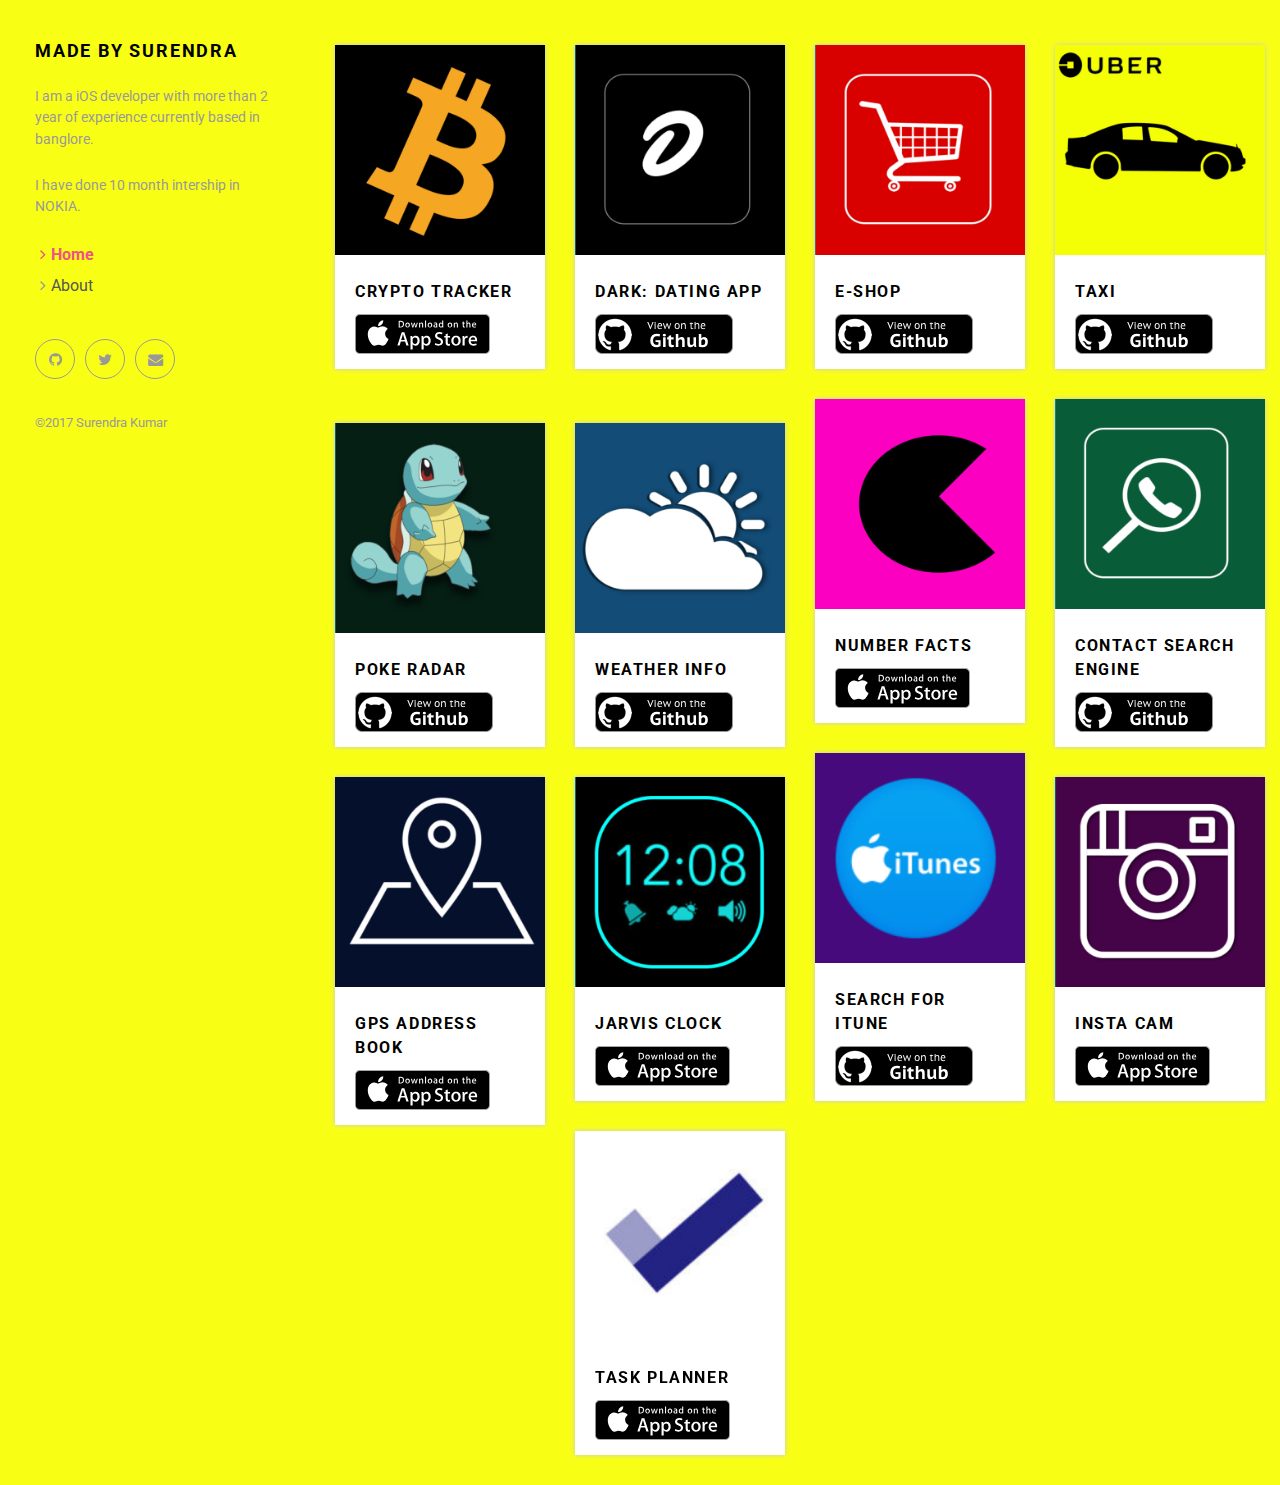
<file: index.html>
<!DOCTYPE html>
<html>
  <head>
    <meta charset="utf-8">
    <meta http-equiv="X-UA-Compatible" content="IE=edge">
    <title>Surendra Kumar</title>
    <meta name="description" content="">
    <meta name="viewport" content="width=device-width, initial-scale=1">
    <meta name="robots" content="all,follow">
    <!-- Bootstrap-->
    <link rel="stylesheet" href="css/bootstrap.min.css">
    <!-- Google fonts - Open Sans-->
    <link rel="stylesheet" href="https://fonts.googleapis.com/css?family=Roboto:400,300,700,400italic">
    <!-- Font Awesome CSS-->
    <link rel="stylesheet" href="css/font-awesome.min.css">
    <!-- owl carousel-->
    <link rel="stylesheet" href="css/owl.carousel.css">
    <link rel="stylesheet" href="css/owl.theme.css">
    <!-- theme stylesheet-->
    <link rel="stylesheet" href="css/style.default.css" id="theme-stylesheet">
    <!-- Custom stylesheet - for your changes-->
    <link rel="stylesheet" href="css/custom.css">
    <!-- Favicon-->
    <link rel="shortcut icon" href="favicon.png">
    <!-- Tweaks for older IEs--><!--[if lt IE 9]>
        <script src="https://oss.maxcdn.com/html5shiv/3.7.2/html5shiv.min.js"></script>
        <script src="https://oss.maxcdn.com/respond/1.4.2/respond.min.js"></script><![endif]-->
  </head>
  <body>
    <div id="all">
      <div class="container-fluid">
        <div class="row row-offcanvas row-offcanvas-left">
          <!--   *** SIDEBAR ***-->
          <div id="sidebar" class="col-xs-6 col-sm-4 col-md-3 sidebar-offcanvas">
            <div class="sidebar-content">
              <h1 class="sidebar-heading"> <a href="index.html">Made By Surendra</a></h1>
              <p class="sidebar-p">I am a iOS developer with more than 2 year of experience currently based in banglore.</p>
              <p class="sidebar-p">I have done 10 month intership in NOKIA. </p>
              <ul class="sidebar-menu">
                <li class="active"><a href="index.html">Home</a></li>
                <li><a href="about.html">About</a></li>
              </ul>
              <p class="social"><a href="#" data-animate-hover="pulse" class="external facebook"><i class="fa fa-github"></i></a><a href="https://twitter.com/WezaApp" data-animate-hover="pulse" class="external twitter"><i class="fa fa-twitter"></i></a><a href="https://mail.google.com/mail/?view=cm&fs=1&to=cs14rendra@gmail.com&su=Surenrdra_portfolio&body=Hello Surendra," data-animate-hover="pulse" class="email"><i class="fa fa-envelope"></i></a></p>
              <div class="copyright">
                <p class="credit">&copy;2017 Surendra Kumar</p>
                <!-- Please do not remove the backlink to us, unless you support the development at https://bootstrapious.com/donate. It is part of the license conditions. Thanks for understanding :)        -->

              </div>
            </div>
          </div>
          <!--   *** SIDEBAR END ***  -->
          <!--   *** PORTFOLIO ***-->
          <div class="col-xs-12 col-sm-8 col-md-9 content-column">
            <div class="small-navbar visible-xs">
              <button type="button" data-toggle="offcanvas" class="btn btn-ghost pull-left"> <i class="fa fa-align-left"> </i>Menu</button>
              <h1 class="small-navbar-heading"> <a href="index.html">Surendra Kumar </a></h1>
            </div>
            <div class="grid">
              <div class="row">
                <div class="col-xs-12 col-sm-6 col-md-4 col-lg-3 masonry-item">
                  <div class="box-masonry"><a href="https://itunes.apple.com/us/app/crypto-tracker-pro/id1325547652?ls=1&mt=8" title="" class="box-masonry-image with-hover-overlay with-hover-icon"><img src="img/1024.png" alt="" class="img-responsive"></a>
                    <div class="box-masonry-text">
                      <h4> <a href="https://itunes.apple.com/us/app/crypto-tracker-pro/id1325547652?ls=1&mt=8">Crypto Tracker</a></h4>
                      <div><a href="https://itunes.apple.com/us/app/crypto-tracker-pro/id1325547652?ls=1&mt=8"><img id="ios-badge" src="img/app-store-badge.svg"></a></div>
                    </div>
                  </div>
                </div>

                <div class="col-xs-12 col-sm-6 col-md-4 col-lg-3 masonry-item">
                  <div class="box-masonry"><a href="https://github.com/cs14rendra/Dark" title="" class="box-masonry-image with-hover-overlay with-hover-icon"><img src="img/dark.png" alt="" class="img-responsive"></a>
                    <div class="box-masonry-text">
                      <h4> <a href="https://github.com/cs14rendra/Dark">Dark: dating App</a></h4>
                      <div><a href="https://github.com/cs14rendra/Dark"><img id="ios-badge" src="img/github.png"></a></div>
                    </div>
                  </div>
                </div>
                <div class="col-xs-12 col-sm-6 col-md-4 col-lg-3 masonry-item">
                  <div class="box-masonry"><a href="https://github.com/cs14rendra/e-shop" title="" class="box-masonry-image with-hover-overlay with-hover-icon"><img src="img/portfolio/eshop.png" alt="" class="img-responsive"></a>
                    <div class="box-masonry-text">
                      <h4> <a href="https://github.com/cs14rendra/e-shop">E-shop </a></h4>
                      <div><a href="https://github.com/cs14rendra/e-shop"><img id="ios-badge" src="img/github.png"></a></div>
                    </div>
                  </div>
                </div>

                <div class="col-xs-12 col-sm-6 col-md-4 col-lg-3 masonry-item">
                                    <div class="box-masonry"><a href="https://angel.co/projects/644622-taxi/click" title="" class="box-masonry-image with-hover-overlay with-hover-icon"><img src="img/portfolio/taxi.png" alt="" class="img-responsive"></a>
                                      <div class="box-masonry-text">
                                        <h4> <a href="https://angel.co/projects/644622-taxi/click">Taxi</a></h4>
                                        <div><a href="https://angel.co/projects/644622-taxi/click"><img id="ios-badge" src="img/github.png"></a></div>
                                      </div>
                                    </div>
                                  </div>
                                  <div class="col-xs-12 col-sm-6 col-md-4 col-lg-3 masonry-item">
                                    <div class="box-masonry"><a href="https://itunes.apple.com/us/app/number-facts-stories-of-date-and-number/id1145512638?mt=8" title="" class="box-masonry-image with-hover-overlay with-hover-icon"><img src="img/portfolio/number.png" alt="" class="img-responsive"></a>
                                      <div class="box-masonry-text">
                                        <h4> <a href="https://itunes.apple.com/us/app/number-facts-stories-of-date-and-number/id1145512638?mt=8">Number Facts</a></h4>
                                        <div><a href="https://itunes.apple.com/us/app/number-facts-stories-of-date-and-number/id1145512638?mt=8"><img id="ios-badge" src="img/app-store-badge.svg"></a></div>
                                      </div>
                                    </div>
                                  </div>


                <div class="col-xs-12 col-sm-6 col-md-4 col-lg-3 masonry-item">
                  <div class="box-masonry"><a href="https://github.com/cs14rendra/inTouch" title="" class="box-masonry-image with-hover-overlay with-hover-icon"><img src="img/portfolio/intouch.png" alt="" class="img-responsive"></a>
                    <div class="box-masonry-text">
                      <h4> <a href="https://github.com/cs14rendra/inTouch">Contact Search Engine</a></h4>
                      <div><a href="https://github.com/cs14rendra/inTouch"><img id="ios-badge" src="img/github.png"></a></div>
                    </div>
                  </div>
                </div>

                <div class="col-xs-12 col-sm-6 col-md-4 col-lg-3 masonry-item">
                  <div class="box-masonry"><a href="https://github.com/cs14rendra/poke-radar" title="" class="box-masonry-image with-hover-overlay with-hover-icon"><img src="img/portfolio/poke.png" alt="" class="img-responsive"></a>
                    <div class="box-masonry-text">
                      <h4> <a href="https://github.com/cs14rendra/poke-radar">Poke Radar</a></h4>
                      <div><a href="https://github.com/cs14rendra/poke-radar"><img id="ios-badge" src="img/github.png"></a></div>
                    </div>
                  </div>
                </div><div class="col-xs-12 col-sm-6 col-md-4 col-lg-3 masonry-item">
                  <div class="box-masonry"><a href="https://angel.co/projects/556727-weather_info/click" title="" class="box-masonry-image with-hover-overlay with-hover-icon"><img src="img/portfolio/weather.png" alt="" class="img-responsive"></a>
                    <div class="box-masonry-text">
                      <h4> <a href="https://angel.co/projects/556727-weather_info/click">Weather info</a></h4>
                      <div><a href="https://angel.co/projects/556727-weather_info/click"><img id="ios-badge" src="img/github.png"></a></div>
                    </div>
                  </div>
                </div><div class="col-xs-12 col-sm-6 col-md-4 col-lg-3 masonry-item">
                  <div class="box-masonry"><a href="https://angel.co/projects/549056-search-for-itune/click" title="" class="box-masonry-image with-hover-overlay with-hover-icon"><img src="img/portfolio/itune.png" alt="" class="img-responsive"></a>
                    <div class="box-masonry-text">
                      <h4> <a href="https://angel.co/projects/549056-search-for-itune/click">Search for iTune</a></h4>
                      <div><a href="https://angel.co/projects/549056-search-for-itune/click"><img id="ios-badge" src="img/github.png"></a></div>
                    </div>
                  </div>
                </div>
                <div class="col-xs-12 col-sm-6 col-md-4 col-lg-3 masonry-item">
                  <div class="box-masonry"><a href="https://itunes.apple.com/us/app/gps-address-book/id1255643331?mt=8" title="" class="box-masonry-image with-hover-overlay with-hover-icon"><img src="img/portfolio/gps.png" alt="" class="img-responsive"></a>
                    <div class="box-masonry-text">
                      <h4> <a href="https://itunes.apple.com/us/app/gps-address-book/id1255643331?mt=8">GPS Address Book</a></h4>
                      <div><a href="https://itunes.apple.com/us/app/gps-address-book/id1255643331?mt=8"><img id="ios-badge" src="img/app-store-badge.svg"></a></div>
                    </div>
                  </div>

                </div>
                <div class="col-xs-12 col-sm-6 col-md-4 col-lg-3 masonry-item">
                  <div class="box-masonry"><a href="https://itunes.apple.com/us/app/my-speaking-clock/id1214606835?mt=8" title="" class="box-masonry-image with-hover-overlay with-hover-icon"><img src="img/portfolio/clock.png" alt="" class="img-responsive"></a>
                    <div class="box-masonry-text">
                      <h4> <a href="https://itunes.apple.com/us/app/my-speaking-clock/id1214606835?mt=8">Jarvis Clock</a></h4>
                      <div><a href="https://itunes.apple.com/us/app/my-speaking-clock/id1214606835?mt=8"><img id="ios-badge" src="img/app-store-badge.svg"></a></div>
                    </div>
                  </div>
                </div><div class="col-xs-12 col-sm-6 col-md-4 col-lg-3 masonry-item">
                  <div class="box-masonry"><a href="https://itunes.apple.com/us/app/instacam-auto-camera/id1256296686?mt=8" title="" class="box-masonry-image with-hover-overlay with-hover-icon"><img src="img/portfolio/insta.png" alt="" class="img-responsive"></a>
                    <div class="box-masonry-text">
                      <h4> <a href="https://itunes.apple.com/us/app/instacam-auto-camera/id1256296686?mt=8">Insta Cam</a></h4>
                      <div><a href="https://itunes.apple.com/us/app/instacam-auto-camera/id1256296686?mt=8"><img id="ios-badge" src="img/app-store-badge.svg"></a></div>
                    </div>
                  </div>

                </div><div class="col-xs-12 col-sm-6 col-md-4 col-lg-3 masonry-item">
                  <div class="box-masonry"><a href="https://itunes.apple.com/us/app/todo-abcde-challange/id1262727097?mt=8" title="" class="box-masonry-image with-hover-overlay with-hover-icon"><img src="img/portfolio/todo.png" alt="" class="img-responsive"></a>
                    <div class="box-masonry-text">
                      <h4> <a href="https://itunes.apple.com/us/app/todo-abcde-challange/id1262727097?mt=8">Task Planner</a></h4>
                      <div><a href="https://itunes.apple.com/us/app/todo-abcde-challange/id1262727097?mt=8"><img id="ios-badge" src="img/app-store-badge.svg"></a></div>
                    </div>
                  </div>
                </div>

          <!--   *** PORTFOLIO END ***
          -->
        </div>
      </div>
    </div>
    <!-- Javascript files-->
    <script src="https://ajax.googleapis.com/ajax/libs/jquery/1.11.0/jquery.min.js"></script>
    <script src="js/bootstrap.min.js"> </script>
    <script src="js/jquery.cookie.js"> </script>
    <script src="js/ekko-lightbox.js"></script>
    <script src="js/jquery.scrollTo.min.js"></script>
    <script src="js/masonry.pkgd.min.js"></script>
    <script src="js/imagesloaded.pkgd.min.js"></script>
    <script src="js/owl.carousel.min.js"></script>
    <script src="js/front.js"></script>
    <!-- Google Analytics: change UA-XXXXX-X to be your site's ID.-->
    <!---->
    <script>
      (function(b,o,i,l,e,r){b.GoogleAnalyticsObject=l;b[l]||(b[l]=
      function(){(b[l].q=b[l].q||[]).push(arguments)});b[l].l=+new Date;
      e=o.createElement(i);r=o.getElementsByTagName(i)[0];
      e.src='//www.google-analytics.com/analytics.js';
      r.parentNode.insertBefore(e,r)}(window,document,'script','ga'));
      ga('create','UA-XXXXX-X');ga('send','pageview');
    </script>
  </body>
</html>
</file>
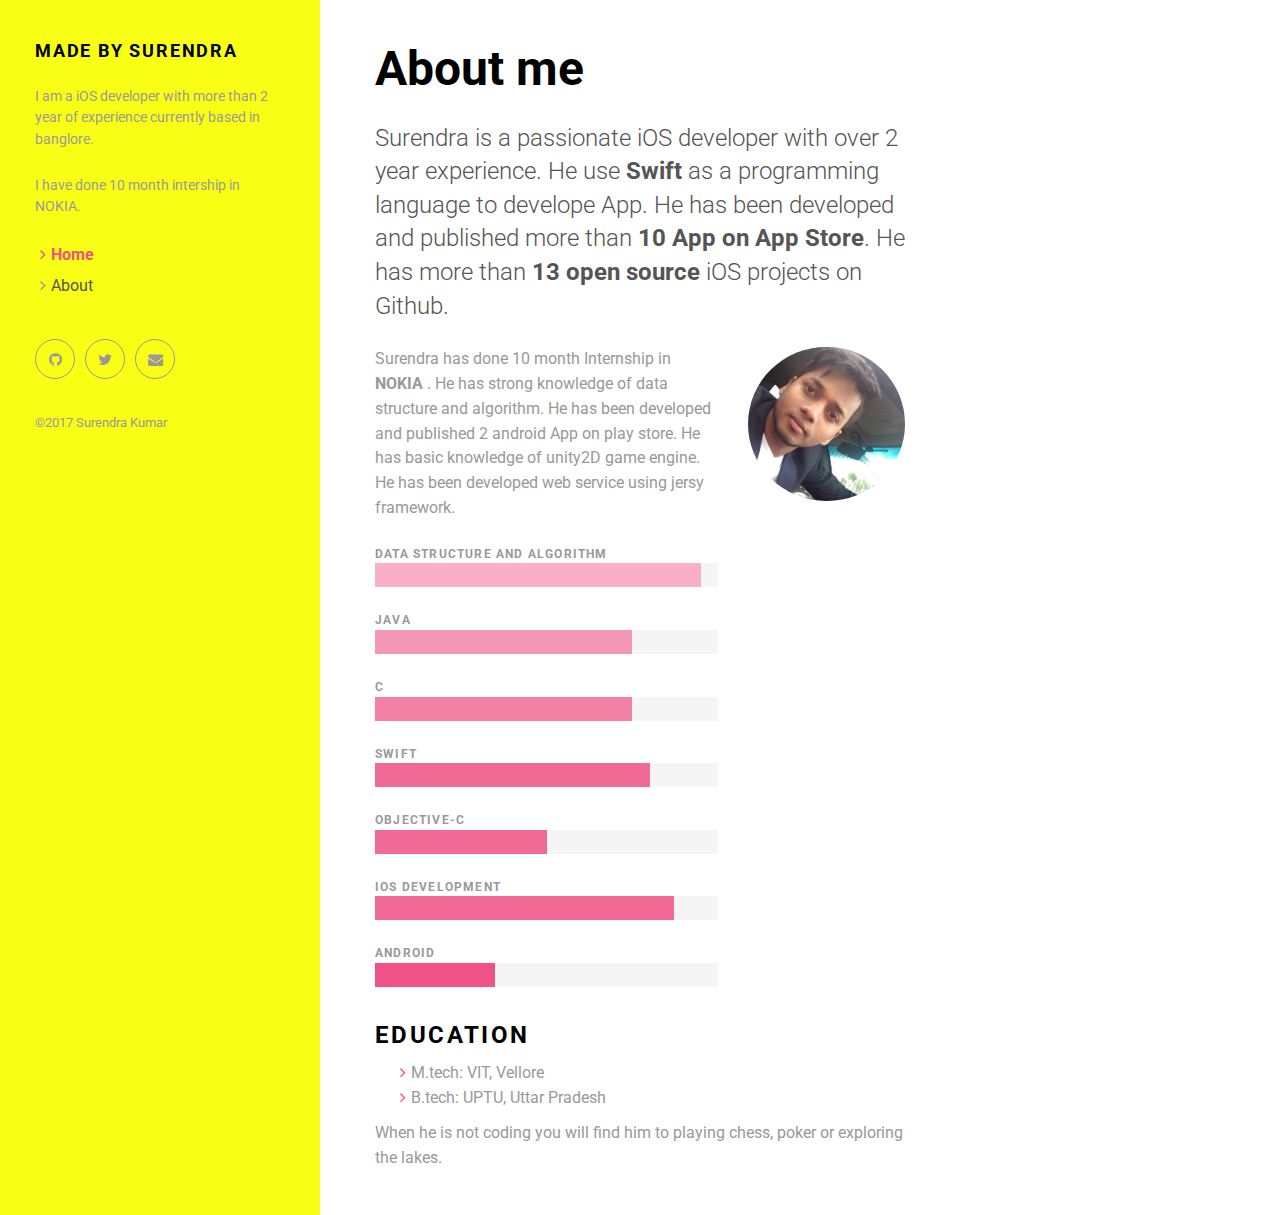
<file: about.html>
<!DOCTYPE html>
<html>
  <head>
    <meta charset="utf-8">
    <meta http-equiv="X-UA-Compatible" content="IE=edge">
    <title>Surendra Kumar</title>
    <meta name="description" content="">
    <meta name="viewport" content="width=device-width, initial-scale=1">
    <meta name="robots" content="all,follow">
    <!-- Bootstrap-->
    <link rel="stylesheet" href="css/bootstrap.min.css">
    <!-- Google fonts - Open Sans-->
    <link rel="stylesheet" href="https://fonts.googleapis.com/css?family=Roboto:400,300,700,400italic">
    <!-- Font Awesome CSS-->
    <link rel="stylesheet" href="css/font-awesome.min.css">
    <!-- owl carousel-->
    <link rel="stylesheet" href="css/owl.carousel.css">
    <link rel="stylesheet" href="css/owl.theme.css">
    <!-- theme stylesheet-->
    <link rel="stylesheet" href="css/style.default.css" id="theme-stylesheet">
    <!-- Custom stylesheet - for your changes-->
    <link rel="stylesheet" href="css/custom.css">
    <!-- Favicon-->
    <link rel="shortcut icon" href="favicon.png">
    <!-- Tweaks for older IEs--><!--[if lt IE 9]>
        <script src="https://oss.maxcdn.com/html5shiv/3.7.2/html5shiv.min.js"></script>
        <script src="https://oss.maxcdn.com/respond/1.4.2/respond.min.js"></script><![endif]-->
  </head>
  <body>
    <div id="all">
      <div class="container-fluid">
        <div class="row row-offcanvas row-offcanvas-left">
          <!--   *** SIDEBAR ***-->
          <div id="sidebar" class="col-xs-6 col-sm-4 col-md-3 sidebar-offcanvas">
            <div class="sidebar-content">
              <h1 class="sidebar-heading"> <a href="index.html">MADE BY SURENDRA</a></h1>
              <p class="sidebar-p">I am a iOS developer with more than 2 year of experience currently based in banglore. </p>
              <p class="sidebar-p">I have done 10 month intership in NOKIA.</p>
              <ul class="sidebar-menu">
                <li class="active"><a href="index.html">Home</a></li>
                <li><a href="about.html">About</a></li>
              </ul>
              <p class="social"><a href="#" data-animate-hover="pulse" class="external facebook"><i class="fa fa-github"></i></a><a href="https://twitter.com/WezaApp" data-animate-hover="pulse" class="external twitter"><i class="fa fa-twitter"></i></a><a href="mailto:cs14rendra@gmail.com" data-animate-hover="pulse" class="email"><i class="fa fa-envelope"></i></a></p>
              <div class="copyright">
                <p class="credit">&copy;2017 Surendra Kumar</p>
              <!-- Please do not remove the backlink to us, unless you support the development at http://bootstrapious.com/donate. It is part of the license conditions. Thanks for understanding :)        -->

              </div>
            </div>
          </div>
          <!--   *** SIDEBAR END ***  -->
          <!--   *** DETAIL ***-->
          <div class="col-xs-12 col-sm-8 col-md-9 content-column white-background">
            <div class="small-navbar visible-xs">
              <button type="button" data-toggle="offcanvas" class="btn btn-ghost pull-left"> <i class="fa fa-align-left"> </i>Menu</button>
              <h1 class="small-navbar-heading"> <a href="index.html">Surendra Kumar </a></h1>
            </div>
            <div class="row">
              <div class="col-lg-8">
                <div class="content-column-content">
                  <h1>About me</h1>
                  <p class="lead">Surendra is a passionate iOS developer with over 2 year experience. He use <strong>Swift</strong> as a programming language to develope App. He has been developed and published  more than <strong>10 App on App Store</strong>. He has more than <strong>13 open source</strong> iOS projects on Github.</p>
                  <div class="row">
                    <div class="col-md-8">
                      <p>Surendra has done 10 month Internship in <strong>NOKIA </strong>. He has strong knowledge of data structure and algorithm. He has been developed and published 2 android App on play store. He has basic knowledge of unity2D game engine. He has been developed web service using jersy framework.</p>
                      <div class="skill-item">
                        <div class="progress-title">Data Structure and Algorithm </div>
                        <div class="progress">
                          <div role="progressbar" aria-valuenow="60" aria-valuemin="0" aria-valuemax="100" style="width: 95%;" class="progress-bar progress-bar-skill1"><span class="sr-only">60</span></div>
                        </div>
                      </div>
                      <div class="skill-item">
                        <div class="progress-title">Java</div>
                        <div class="progress">
                          <div role="progressbar" aria-valuenow="70" aria-valuemin="0" aria-valuemax="100" style="width: 75%;" class="progress-bar progress-bar-skill2"><span class="sr-only">70</span></div>
                        </div>
                      </div>
                      <div class="skill-item">
                        <div class="progress-title">C</div>
                        <div class="progress">
                          <div role="progressbar" aria-valuenow="80" aria-valuemin="0" aria-valuemax="100" style="width: 75%;" class="progress-bar progress-bar-skill3"><span class="sr-only">80</span></div>
                        </div>
                      </div>
                      <div class="skill-item">
                        <div class="progress-title">Swift</div>
                        <div class="progress">
                          <div role="progressbar" aria-valuenow="90" aria-valuemin="0" aria-valuemax="100" style="width: 80%;" class="progress-bar progress-bar-skill4"><span class="sr-only">90</span></div>
                        </div>
                      </div>
                      <div class="skill-item">
                        <div class="progress-title">Objective-C</div>
                        <div class="progress">
                          <div role="progressbar" aria-valuenow="90" aria-valuemin="0" aria-valuemax="100" style="width: 50%;" class="progress-bar progress-bar-skill4"><span class="sr-only">90</span></div>
                        </div>
                      </div>

                      <div class="skill-item">
                        <div class="progress-title">iOS Development</div>
                        <div class="progress">
                          <div role="progressbar" aria-valuenow="90" aria-valuemin="0" aria-valuemax="100" style="width: 87%;" class="progress-bar progress-bar-skill4"><span class="sr-only">90</span></div>
                        </div>
                      </div>

                      <div class="skill-item">
                        <div class="progress-title">Android</div>
                        <div class="progress">
                          <div role="progressbar" aria-valuenow="70" aria-valuemin="0" aria-valuemax="100" style="width: 35%;" class="progress-bar progress-bar-skill5"><span class="sr-only">70</span></div>
                        </div>
                      </div>
                    </div>

                    <div class="col-md-4">
                      <p><img src="img/aa.png" alt="This is me" class="image img-circle img-responsive"></p>
                    </div>
                  </div>
                  <h4 class="text-uppercase">Education</h4>
                  <ul>
                    <li>M.tech: VIT, Vellore</li>
                    <li>B.tech: UPTU, Uttar Pradesh</li>
                  </ul>
                  <p>When he is not coding you will find him to playing chess, poker or exploring the lakes. </p>
                </div>
              </div>
            </div>
          </div>
        </div>
      </div>
    </div>
    <!-- Javascript files-->
    <script src="https://ajax.googleapis.com/ajax/libs/jquery/1.11.0/jquery.min.js"></script>
    <script src="js/bootstrap.min.js"> </script>
    <script src="js/jquery.cookie.js"> </script>
    <script src="js/ekko-lightbox.js"></script>
    <script src="js/jquery.scrollTo.min.js"></script>
    <script src="js/masonry.pkgd.min.js"></script>
    <script src="js/imagesloaded.pkgd.min.js"></script>
    <script src="js/owl.carousel.min.js"></script>
    <script src="js/front.js"></script>
    <!-- Google Analytics: change UA-XXXXX-X to be your site's ID.-->
    <!---->
    <script>
      (function(b,o,i,l,e,r){b.GoogleAnalyticsObject=l;b[l]||(b[l]=
      function(){(b[l].q=b[l].q||[]).push(arguments)});b[l].l=+new Date;
      e=o.createElement(i);r=o.getElementsByTagName(i)[0];
      e.src='//www.google-analytics.com/analytics.js';
      r.parentNode.insertBefore(e,r)}(window,document,'script','ga'));
      ga('create','UA-XXXXX-X');ga('send','pageview');
    </script>
  </body>
</html>
</file>
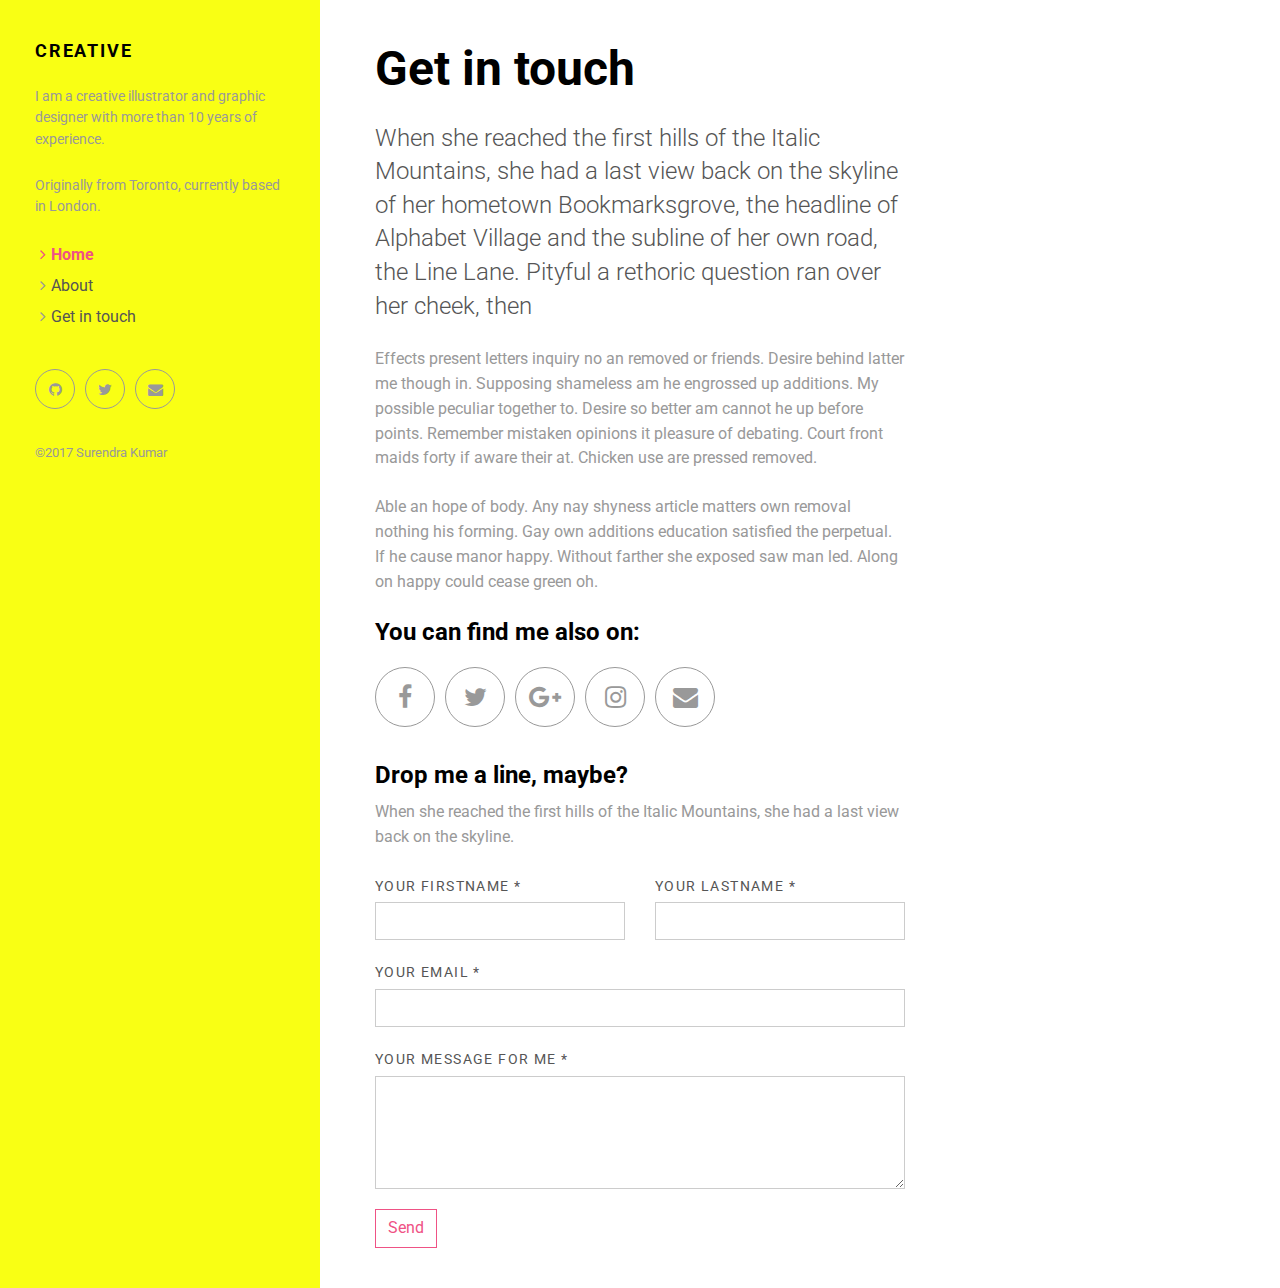
<file: contact.html>
<!DOCTYPE html>
<html>
  <head>
    <meta charset="utf-8">
    <meta http-equiv="X-UA-Compatible" content="IE=edge">
    <title>Creative - Bootstrap Portfolio Theme by Bootstrapious.com</title>
    <meta name="description" content="">
    <meta name="viewport" content="width=device-width, initial-scale=1">
    <meta name="robots" content="all,follow">
    <!-- Bootstrap-->
    <link rel="stylesheet" href="css/bootstrap.min.css">
    <!-- Google fonts - Open Sans-->
    <link rel="stylesheet" href="https://fonts.googleapis.com/css?family=Roboto:400,300,700,400italic">
    <!-- Font Awesome CSS-->
    <link rel="stylesheet" href="css/font-awesome.min.css">
    <!-- owl carousel-->
    <link rel="stylesheet" href="css/owl.carousel.css">
    <link rel="stylesheet" href="css/owl.theme.css">
    <!-- theme stylesheet-->
    <link rel="stylesheet" href="css/style.default.css" id="theme-stylesheet">
    <!-- Custom stylesheet - for your changes-->
    <link rel="stylesheet" href="css/custom.css">
    <!-- Favicon-->
    <link rel="shortcut icon" href="favicon.png">
    <!-- Tweaks for older IEs--><!--[if lt IE 9]>
        <script src="https://oss.maxcdn.com/html5shiv/3.7.2/html5shiv.min.js"></script>
        <script src="https://oss.maxcdn.com/respond/1.4.2/respond.min.js"></script><![endif]-->
  </head>
  <body>
    <div id="all">
      <div class="container-fluid">
        <div class="row row-offcanvas row-offcanvas-left">
          <!--   *** SIDEBAR ***-->
          <div id="sidebar" class="col-xs-6 col-sm-4 col-md-3 sidebar-offcanvas">
            <div class="sidebar-content">
              <h1 class="sidebar-heading"> <a href="index.html">Creative</a></h1>
              <p class="sidebar-p">I am a creative illustrator and graphic designer with more than 10 years of experience. </p>
              <p class="sidebar-p">Originally from Toronto, currently based in London. </p>
              <ul class="sidebar-menu">
                <li class="active"><a href="index.html">Home</a></li>
                <li><a href="about.html">About</a></li>
                <li><a href="contact.html">Get in touch</a></li>
              </ul>
              <p class="social"><a href="#" data-animate-hover="pulse" class="external facebook"><i class="fa fa-github"></i></a><a href="https://twitter.com/WezaApp" data-animate-hover="pulse" class="external twitter"><i class="fa fa-twitter"></i></a><a href="https://mail.google.com/mail/?view=cm&fs=1&to=cs14rendra@gmail.com&su=Surenrdra_portfolio&body=Hello Surendra," data-animate-hover="pulse" class="email"><i class="fa fa-envelope"></i></a></p>
              <div class="copyright">
                <p class="credit">&copy;2017 Surendra Kumar</p>
              <!-- Please do not remove the backlink to us, unless you support the development at http://bootstrapious.com/donate. It is part of the license conditions. Thanks for understanding :)        -->

              </div>
            </div>
          </div>
          <!--   *** SIDEBAR END ***  -->
          <!--   *** DETAIL ***-->
          <div class="col-xs-12 col-sm-8 col-md-9 content-column white-background">
            <div class="small-navbar visible-xs">
              <button type="button" data-toggle="offcanvas" class="btn btn-ghost pull-left"> <i class="fa fa-align-left"> </i>Menu</button>
              <h1 class="small-navbar-heading"> <a href="index.html">Creative </a></h1>
            </div>
            <div class="row">
              <div class="col-lg-8">
                <div class="content-column-content">
                  <h1>Get in touch</h1>
                  <p class="lead">When she reached the first hills of the Italic Mountains, she had a last view back on the skyline of her hometown Bookmarksgrove, the headline of Alphabet Village and the subline of her own road, the Line Lane. Pityful a rethoric question ran over her cheek, then</p>
                  <p>Effects present letters inquiry no an removed or friends. Desire behind latter me though in. Supposing shameless am he engrossed up additions. My possible peculiar together to. Desire so better am cannot he up before points. Remember mistaken opinions it pleasure of debating. Court front maids forty if aware their at. Chicken use are pressed removed. </p>
                  <p>Able an hope of body. Any nay shyness article matters own removal nothing his forming. Gay own additions education satisfied the perpetual. If he cause manor happy. Without farther she exposed saw man led. Along on happy could cease green oh. </p>
                  <h4>You can find me also on:</h4>
                  <p class="social social--big"><a href="#" title="" class="facebook"><i class="fa fa-facebook"></i></a><a href="#" title="" class="twitter"><i class="fa fa-twitter"></i></a><a href="#" title="" class="gplus"><i class="fa fa-google-plus"></i></a><a href="#" title="" class="instagram"><i class="fa fa-instagram"></i></a><a href="#" title="" class="email"><i class="fa fa-envelope"></i></a></p>
                  <h4>Drop me a line, maybe?</h4>
                  <p>When she reached the first hills of the Italic Mountains, she had a last view back on the skyline.</p>
                  <form id="contact-form" method="post" action="#" class="contact-form form">
                    <div class="controls">
                      <div class="row">
                        <div class="col-sm-6">
                          <div class="form-group">
                            <label for="name">Your firstname *</label>
                            <input type="text" name="name" id="name" required="required" class="form-control">
                          </div>
                        </div>
                        <div class="col-sm-6">
                          <div class="form-group">
                            <label for="surname">Your lastname *</label>
                            <input type="text" name="surname" id="surname" required="required" class="form-control">
                          </div>
                        </div>
                      </div>
                      <div class="form-group">
                        <label for="email">Your email *</label>
                        <input type="email" name="email" id="email" required="required" class="form-control">
                      </div>
                      <div class="form-group">
                        <label for="message">Your message for me *</label>
                        <textarea rows="4" name="message" id="message" required="required" class="form-control"></textarea>
                      </div>
                      <div>
                        <input type="submit" value="Send" class="btn btn-ghost">
                      </div>
                    </div>
                  </form>
                </div>
              </div>
            </div>
          </div>
        </div>
      </div>
    </div>
    <!-- Javascript files-->
    <script src="https://ajax.googleapis.com/ajax/libs/jquery/1.11.0/jquery.min.js"></script>
    <script src="js/bootstrap.min.js"> </script>
    <script src="js/jquery.cookie.js"> </script>
    <script src="js/ekko-lightbox.js"></script>
    <script src="js/jquery.scrollTo.min.js"></script>
    <script src="js/masonry.pkgd.min.js"></script>
    <script src="js/imagesloaded.pkgd.min.js"></script>
    <script src="js/owl.carousel.min.js"></script>
    <script src="js/front.js"></script>
    <!-- Google Analytics: change UA-XXXXX-X to be your site's ID.-->
    <!---->
    <script>
      (function(b,o,i,l,e,r){b.GoogleAnalyticsObject=l;b[l]||(b[l]=
      function(){(b[l].q=b[l].q||[]).push(arguments)});b[l].l=+new Date;
      e=o.createElement(i);r=o.getElementsByTagName(i)[0];
      e.src='//www.google-analytics.com/analytics.js';
      r.parentNode.insertBefore(e,r)}(window,document,'script','ga'));
      ga('create','UA-XXXXX-X');ga('send','pageview');
    </script>
  </body>
</html>
</file>
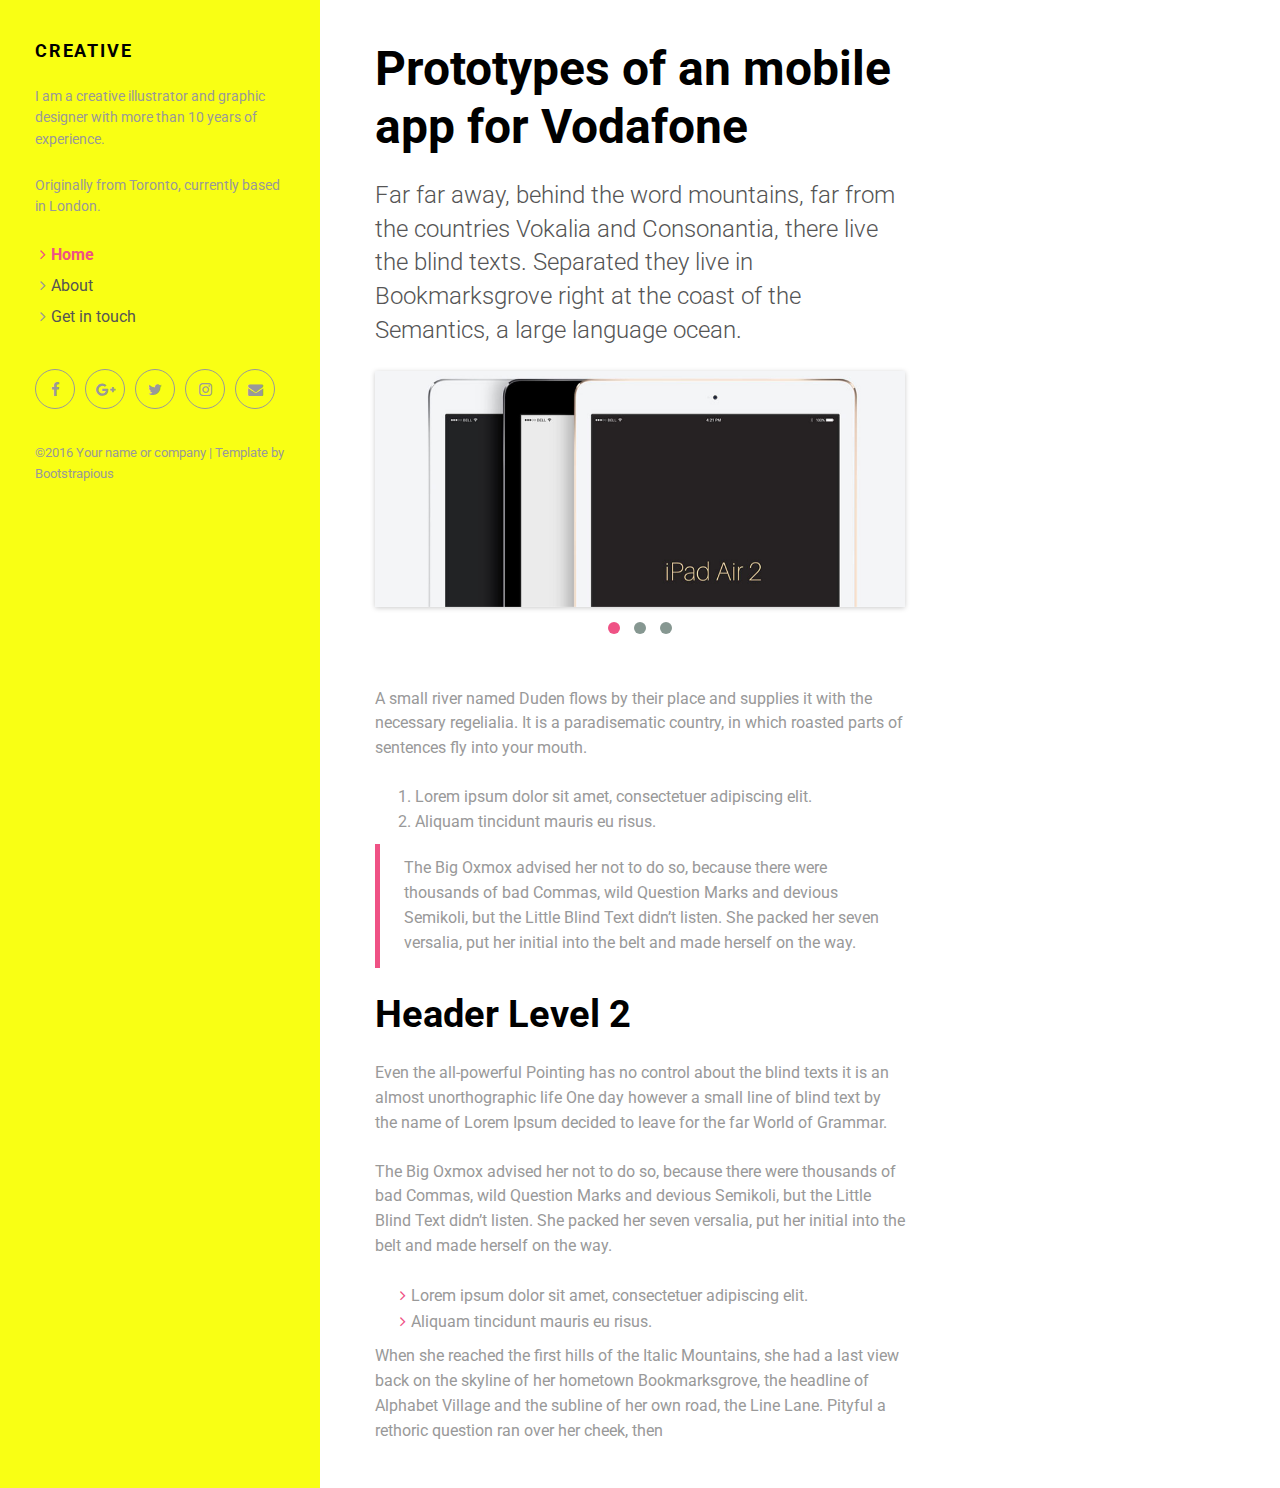
<file: detail.html>
<!DOCTYPE html>
<html>
  <head>
    <meta charset="utf-8">
    <meta http-equiv="X-UA-Compatible" content="IE=edge">
    <title>Creative - Bootstrap Portfolio Theme by Bootstrapious.com</title>
    <meta name="description" content="">
    <meta name="viewport" content="width=device-width, initial-scale=1">
    <meta name="robots" content="all,follow">
    <!-- Bootstrap-->
    <link rel="stylesheet" href="css/bootstrap.min.css">
    <!-- Google fonts - Open Sans-->
    <link rel="stylesheet" href="https://fonts.googleapis.com/css?family=Roboto:400,300,700,400italic">
    <!-- Font Awesome CSS-->
    <link rel="stylesheet" href="css/font-awesome.min.css">
    <!-- owl carousel-->
    <link rel="stylesheet" href="css/owl.carousel.css">
    <link rel="stylesheet" href="css/owl.theme.css">
    <!-- theme stylesheet-->
    <link rel="stylesheet" href="css/style.default.css" id="theme-stylesheet">
    <!-- Custom stylesheet - for your changes-->
    <link rel="stylesheet" href="css/custom.css">
    <!-- Favicon-->
    <link rel="shortcut icon" href="favicon.png">
    <!-- Tweaks for older IEs--><!--[if lt IE 9]>
        <script src="https://oss.maxcdn.com/html5shiv/3.7.2/html5shiv.min.js"></script>
        <script src="https://oss.maxcdn.com/respond/1.4.2/respond.min.js"></script><![endif]-->
  </head>
  <body>
    <div id="all">
      <div class="container-fluid">
        <div class="row row-offcanvas row-offcanvas-left"> 
          <!--   *** SIDEBAR ***-->
          <div id="sidebar" class="col-xs-6 col-sm-4 col-md-3 sidebar-offcanvas">
            <div class="sidebar-content">
              <h1 class="sidebar-heading"> <a href="index.html">Creative</a></h1>
              <p class="sidebar-p">I am a creative illustrator and graphic designer with more than 10 years of experience. </p>
              <p class="sidebar-p">Originally from Toronto, currently based in London. </p>
              <ul class="sidebar-menu"> 
                <li class="active"><a href="index.html">Home</a></li>
                <li><a href="about.html">About</a></li>
                <li><a href="contact.html">Get in touch</a></li>
              </ul>
              <p class="social"><a href="#" data-animate-hover="pulse" class="external facebook"><i class="fa fa-facebook"></i></a><a href="#" data-animate-hover="pulse" class="external gplus"><i class="fa fa-google-plus"></i></a><a href="#" data-animate-hover="pulse" class="external twitter"><i class="fa fa-twitter"></i></a><a href="#" title="" class="external instagram"><i class="fa fa-instagram"></i></a><a href="#" data-animate-hover="pulse" class="email"><i class="fa fa-envelope"></i></a></p>
              <div class="copyright">
                <p class="credit">&copy;2016 Your name or company | Template by <a href="https://bootstrapious.com/e-commerce-templates" class="external">Bootstrapious</a></p>
                <!-- Please do not remove the backlink to us, unless you support the development at http://bootstrapious.com/donate. It is part of the license conditions. Thanks for understanding :)        -->
                
              </div>
            </div>
          </div>
          <!--   *** SIDEBAR END ***  -->
          <!--   *** DETAIL ***-->
          <div class="col-xs-12 col-sm-8 col-md-9 content-column white-background">
            <div class="small-navbar visible-xs">
              <button type="button" data-toggle="offcanvas" class="btn btn-ghost pull-left"> <i class="fa fa-align-left"> </i>Menu</button>
              <h1 class="small-navbar-heading"> <a href="index.html">Creative </a></h1>
            </div>
            <div class="row">
              <div class="col-lg-8">
                <div class="content-column-content">
                  <h1>Prototypes of an mobile app for Vodafone</h1>
                  <p class="lead">Far far away, behind the word mountains, far from the countries Vokalia and Consonantia, there live the blind texts. Separated they live in Bookmarksgrove right at the coast of the Semantics, a large language ocean.</p>
                  <div id="main-slider">
                    <div class="item"><img alt="" src="img/slider/3.jpg" class="img-responsive"></div>
                    <div class="item"><img alt="" src="img/slider/2.jpg" class="img-responsive"></div>
                    <div class="item"><img alt="" src="img/slider/1.jpg" class="img-responsive"></div>
                  </div>
                  <!-- /#main-slider-->
                  <p>A small river named Duden flows by their place and supplies it with the necessary regelialia. It is a paradisematic country, in which roasted parts of sentences fly into your mouth.</p>
                  <ol>
                    <li>Lorem ipsum dolor sit amet, consectetuer adipiscing elit.</li>
                    <li>Aliquam tincidunt mauris eu risus.</li>
                  </ol>
                  <blockquote>
                    <p>The Big Oxmox advised her not to do so, because there were thousands of bad Commas, wild Question Marks and devious Semikoli, but the Little Blind Text didn’t listen. She packed her seven versalia, put her initial into the belt and made herself on the way.</p>
                  </blockquote>
                  <h2>Header Level 2</h2>
                  <p>Even the all-powerful Pointing has no control about the blind texts it is an almost unorthographic life One day however a small line of blind text by the name of Lorem Ipsum decided to leave for the far World of Grammar.</p>
                  <p>The Big Oxmox advised her not to do so, because there were thousands of bad Commas, wild Question Marks and devious Semikoli, but the Little Blind Text didn’t listen. She packed her seven versalia, put her initial into the belt and made herself on the way.</p>
                  <ul>
                    <li>Lorem ipsum dolor sit amet, consectetuer adipiscing elit.</li>
                    <li>Aliquam tincidunt mauris eu risus.</li>
                  </ul>
                  <p>When she reached the first hills of the Italic Mountains, she had a last view back on the skyline of her hometown Bookmarksgrove, the headline of Alphabet Village and the subline of her own road, the Line Lane. Pityful a rethoric question ran over her cheek, then</p>
                </div>
              </div>
            </div>
          </div>
        </div>
      </div>
    </div>
    <!-- Javascript files-->
    <script src="https://ajax.googleapis.com/ajax/libs/jquery/1.11.0/jquery.min.js"></script>
    <script src="js/bootstrap.min.js"> </script>
    <script src="js/jquery.cookie.js"> </script>
    <script src="js/ekko-lightbox.js"></script>
    <script src="js/jquery.scrollTo.min.js"></script>
    <script src="js/masonry.pkgd.min.js"></script>
    <script src="js/imagesloaded.pkgd.min.js"></script>
    <script src="js/owl.carousel.min.js"></script>
    <script src="js/front.js"></script>
    <!-- Google Analytics: change UA-XXXXX-X to be your site's ID.-->
    <!---->
    <script>
      (function(b,o,i,l,e,r){b.GoogleAnalyticsObject=l;b[l]||(b[l]=
      function(){(b[l].q=b[l].q||[]).push(arguments)});b[l].l=+new Date;
      e=o.createElement(i);r=o.getElementsByTagName(i)[0];
      e.src='//www.google-analytics.com/analytics.js';
      r.parentNode.insertBefore(e,r)}(window,document,'script','ga'));
      ga('create','UA-XXXXX-X');ga('send','pageview');
    </script>
  </body>
</html>
</file>
<file: css/custom.css>
/* your styles go here */
</file>
<file: css/style.default.css>
/*
=========================================
=========================================

Startup Template By Bootstrapious.com

=========================================
========================================= */
/* variant 6  - pink */
/*

=====================
GENERAL
=====================

*/
html,
body {
  overflow-x: hidden;
  /* Prevent scroll on narrow devices */
}
header {
  z-index: 1000;
}
section {
  position: relative;
  padding-top: 90px;
  padding-bottom: 90px;
}
section.background-gray-lighter {
  background: #cdcdcd;
}
section.background-gray-lightest {
  background: #f7f7f7;
  border-top: solid 1px #cdcdcd;
  border-bottom: solid 1px #cdcdcd;
}
section.background-secondary {
  background: #60c5ba;
  border-top: solid 1px #338c82;
  border-bottom: solid 1px #338c82;
}
.section-inverse {
  color: #fff;
}
.section-inverse h1,
.section-inverse h2,
.section-inverse h3,
.section-inverse h4,
.section-inverse h5,
.section-inverse h6 {
  color: #fff;
}
.section-inverse .heading:after {
  background: #fff;
}
.italic {
  font-style: italic;
  font-family: "Georgia", "Times New Roman", Times, serif;
}
.img-responsive {
  margin: 0 auto;
}
.no-space .box {
  margin: 0 -15px;
}
.margin-top {
  margin-top: 30px;
}
.margin-top--big {
  margin-top: 60px !important;
}
.margin-bottom {
  margin-bottom: 30px;
}
.margin-bottom--big {
  margin-bottom: 60px !important;
}
.margin-bottom--zero {
  margin-bottom: 0 !important;
}
.no-padding-top {
  padding-top: 0;
}
.no-padding-bottom {
  padding-bottom: 0;
}
.padding--small {
  padding-top: 30px;
  padding-bottom: 30px;
}
.weight-300 {
  font-weight: 300 !important;
}
.weight-500 {
  font-weight: 500 !important;
}
.weight-700 {
  font-weight: 700 !important;
}
.text-gray {
  color: #555555;
}
.text-gray-light {
  color: #999999;
}
.text-gray-lighter {
  color: #cdcdcd;
}
@media (max-width: 991px) {
  .text-center-mobile {
    text-align: center !important;
  }
}
a,
button {
  -webkit-transition: all 0.2s ease-out;
  -moz-transition: all 0.2s ease-out;
  transition: all 0.2s ease-out;
}
a i.fa,
button i.fa {
  margin: 0 5px;
}
.clickable {
  cursor: pointer !important;
}
.required {
  color: #ef5285;
}
.accent {
  color: #ef5285;
}
.text-uppercase {
  text-transform: uppercase;
  letter-spacing: 0.1em;
}
.list-style-none {
  list-style: none;
}
.btn-ghost {
  color: #ef5285;
  background-color: transparent;
  border-color: #ef5285;
}
.btn-ghost:hover,
.btn-ghost:focus,
.btn-ghost:active,
.btn-ghost.active,
.open .dropdown-toggle.btn-ghost {
  color: #ef5285;
  background-color: rgba(0, 0, 0, 0);
  border-color: #ea1a5d;
}
.btn-ghost:active,
.btn-ghost.active,
.open .dropdown-toggle.btn-ghost {
  background-image: none;
}
.btn-ghost.disabled,
.btn-ghost[disabled],
fieldset[disabled] .btn-ghost,
.btn-ghost.disabled:hover,
.btn-ghost[disabled]:hover,
fieldset[disabled] .btn-ghost:hover,
.btn-ghost.disabled:focus,
.btn-ghost[disabled]:focus,
fieldset[disabled] .btn-ghost:focus,
.btn-ghost.disabled:active,
.btn-ghost[disabled]:active,
fieldset[disabled] .btn-ghost:active,
.btn-ghost.disabled.active,
.btn-ghost[disabled].active,
fieldset[disabled] .btn-ghost.active {
  background-color: transparent;
  border-color: #ef5285;
}
.btn-ghost .badge {
  color: transparent;
  background-color: #ef5285;
}
.btn-ghost:hover,
.btn-ghost:focus,
.btn-ghost:active,
.btn-ghost.active,
.open .dropdown-toggle.btn-ghost {
  color: #fff;
  background-color: #ef5285;
  border-color: #ef5285;
}
.btn-ghost-black {
  color: #000000;
  background-color: transparent;
  border-color: #000000;
}
.btn-ghost-black:hover,
.btn-ghost-black:focus,
.btn-ghost-black:active,
.btn-ghost-black.active,
.open .dropdown-toggle.btn-ghost-black {
  color: #000000;
  background-color: rgba(0, 0, 0, 0);
  border-color: #000000;
}
.btn-ghost-black:active,
.btn-ghost-black.active,
.open .dropdown-toggle.btn-ghost-black {
  background-image: none;
}
.btn-ghost-black.disabled,
.btn-ghost-black[disabled],
fieldset[disabled] .btn-ghost-black,
.btn-ghost-black.disabled:hover,
.btn-ghost-black[disabled]:hover,
fieldset[disabled] .btn-ghost-black:hover,
.btn-ghost-black.disabled:focus,
.btn-ghost-black[disabled]:focus,
fieldset[disabled] .btn-ghost-black:focus,
.btn-ghost-black.disabled:active,
.btn-ghost-black[disabled]:active,
fieldset[disabled] .btn-ghost-black:active,
.btn-ghost-black.disabled.active,
.btn-ghost-black[disabled].active,
fieldset[disabled] .btn-ghost-black.active {
  background-color: transparent;
  border-color: #000000;
}
.btn-ghost-black .badge {
  color: transparent;
  background-color: #000000;
}
.btn-ghost-black:hover,
.btn-ghost-black:focus,
.btn-ghost-black:active,
.btn-ghost-black.active,
.open .dropdown-toggle.btn-ghost-black {
  color: #fff;
  background-color: #000;
  border-color: #000;
}
.btn-white {
  color: #ffffff;
  background-color: transparent;
  border-color: #ffffff;
}
.btn-white:hover,
.btn-white:focus,
.btn-white:active,
.btn-white.active,
.open .dropdown-toggle.btn-white {
  color: #ffffff;
  background-color: rgba(0, 0, 0, 0);
  border-color: #e0e0e0;
}
.btn-white:active,
.btn-white.active,
.open .dropdown-toggle.btn-white {
  background-image: none;
}
.btn-white.disabled,
.btn-white[disabled],
fieldset[disabled] .btn-white,
.btn-white.disabled:hover,
.btn-white[disabled]:hover,
fieldset[disabled] .btn-white:hover,
.btn-white.disabled:focus,
.btn-white[disabled]:focus,
fieldset[disabled] .btn-white:focus,
.btn-white.disabled:active,
.btn-white[disabled]:active,
fieldset[disabled] .btn-white:active,
.btn-white.disabled.active,
.btn-white[disabled].active,
fieldset[disabled] .btn-white.active {
  background-color: transparent;
  border-color: #ffffff;
}
.btn-white .badge {
  color: transparent;
  background-color: #ffffff;
}
.btn-white:hover,
.btn-white:focus,
.btn-white:active,
.btn-white.active,
.open .dropdown-toggle.btn-white {
  color: #ffffff;
  background-color: #fff;
  border-color: #fff;
}
.icon {
  display: inline-block;
  width: 60px;
  height: 60px;
  line-height: 60px;
  border-radius: 30px;
  border: solid 1px #ef5285;
  color: #ef5285;
  -webkit-transition: all 0.2s ease-out;
  -moz-transition: all 0.2s ease-out;
  transition: all 0.2s ease-out;
  font-size: 30px;
  margin: 0 auto 30px;
  text-align: center;
}
.icon.brand-secondary {
  border-color: #60c5ba;
  color: #60c5ba;
}
.icon.brand-terciary {
  border-color: #008c9e;
  color: #008c9e;
}
.icon.brand-four {
  border-color: #feee7d;
  color: #feee7d;
}
/*

=====================
SIDEBAR + RIGHT COLUMN
=====================

*/
#sidebar {
  padding-top: 40px;
}
@media screen and (min-width: 992px) {
  .sidebar-content {
    padding-left: 20px;
    padding-right: 20px;
  }
}
.sidebar-heading {
  font-size: 18px;
  text-transform: uppercase;
  letter-spacing: 0.1em;
}
.sidebar-heading a {
  color: #000;
  text-decoration: none;
  -webkit-transition: all 0.2s ease-out;
  -moz-transition: all 0.2s ease-out;
  transition: all 0.2s ease-out;
}
.sidebar-heading a:hover {
  border-bottom: dotted 1px #ef5285;
  color: #000;
  text-decoration: none;
}
.sidebar-p {
  color: #999999;
  font-size: 14px;
}
.sidebar-menu {
  list-style-type: none;
  padding-left: 20px;
  margin-bottom: 40px;
}
.sidebar-menu li {
  margin-bottom: 5px;
}
.sidebar-menu li a {
  color: #555555;
}
.sidebar-menu li:before {
  font-family: 'FontAwesome';
  content: '\f105';
  margin: 0 5px 0 -15px;
  color: #999999;
}
.sidebar-menu li.active a {
  color: #ef5285;
  font-weight: bold;
}
.sidebar-menu li.active:before {
  color: #ef5285;
}
.sidebar-menu li:hover a {
  text-decoration: none;
  color: #ef5285;
}
.sidebar-menu li:hover:before {
  color: #ef5285;
}
.content-column {
  padding-top: 40px;
}
.content-column.white-background {
  background: #fff;
  min-height: 100vh;
}
.grid {
  padding-top: 5px;
  overflow-y: hidden;
}
.content-column-content {
  padding-left: 20px;
  padding-right: 20px;
  padding-bottom: 20px;
}
@media (min-width: 1200px) {
  .content-column-content {
    padding-left: 40px;
    padding-right: 40px;
  }
}
.content-column-content p.lead {
  color: #555555;
}
.content-column-content p,
.content-column-content li {
  color: #999999;
}
.content-column-content ul li {
  list-style-type: none;
}
.content-column-content ul li:before {
  font-family: 'FontAwesome';
  content: '\f105';
  margin: 0 5px 0 -15px;
  color: #ef5285;
}
.small-navbar {
  margin-bottom: 20px;
}
.small-navbar:before,
.small-navbar:after {
  content: " ";
  display: table;
}
.small-navbar:after {
  clear: both;
}
.small-navbar-heading {
  float: right;
  font-size: 18px;
  text-transform: uppercase;
  letter-spacing: 0.1em;
  margin-top: 10px;
}
.small-navbar-heading a {
  color: #000;
  text-decoration: none;
  -webkit-transition: all 0.2s ease-out;
  -moz-transition: all 0.2s ease-out;
  transition: all 0.2s ease-out;
}
.small-navbar-heading a:hover {
  border-bottom: dotted 1px #ef5285;
  color: #000;
  text-decoration: none;
}
/*

=====================
OFF-CANVAS SIDEBAR BEHAVIOUR
=====================

*/
@media screen and (max-width: 767px) {
  .row-offcanvas {
    position: relative;
    -webkit-transition: all 0.25s ease-out;
    -o-transition: all 0.25s ease-out;
    transition: all 0.25s ease-out;
    opacity: 1;
  }
  .row-offcanvas-right {
    right: 0;
  }
  .row-offcanvas-left {
    left: 0;
  }
  .row-offcanvas-right .sidebar-offcanvas {
    right: -50%;
    /* 6 columns */
  }
  .row-offcanvas-left .sidebar-offcanvas {
    left: -48%;
    /* 6 columns */
  }
  .row-offcanvas-right.active {
    right: 50%;
    /* 6 columns */
  }
  .row-offcanvas-left.active {
    left: 50%;
    /* 6 columns */
  }
  .sidebar-offcanvas {
    position: absolute;
    top: 0;
    width: 50%;
    /* 6 columns */
  }
}
/*

=====================
SERVICES / INTEGRATIONS
=====================

*/
.services {
  margin-top: 80px;
  text-align: center;
}
.services .services-heading {
  text-transform: uppercase;
  letter-spacing: 0.1em;
  font-size: 18px;
  font-weight: 400;
  color: #999999;
  margin-bottom: 40px;
}
.services .heading {
  font-size: 18px;
  font-weight: 700;
  margin-bottom: 20px;
  text-align: center;
}
.services .heading:after {
  content: " ";
  display: block;
  width: 100px;
  height: 1px;
  margin: 20px auto 20px;
  background: #ef5285;
}
.services p {
  font-size: 14px;
  line-height: 1.5;
  margin-bottom: 60px;
  color: #999999;
}
/*

=====================
CUSTOMERS
=====================

*/
.customer {
  text-align: center;
}
.customer img {
  display: inline-block;
  margin-top: 10px;
  margin-bottom: 10px;
  -webkit-filter: grayscale(100%);
  filter: grayscale(100%);
}
.customer img:hover {
  -webkit-filter: grayscale(0);
  filter: grayscale(0);
}
/*

=====================
SIGN UP FORM
=====================

*/
@media (max-width: 991px) {
  .sign-up-form .form-control {
    margin-bottom: 20px;
  }
  .sign-up-form .btn {
    margin-bottom: 20px;
  }
}
@media (min-width: 768px) {
  .sign-up-form .form-control {
    width: 350px;
  }
}
/*

=====================
SOCIAL LINKS
=====================

*/
.contact-form {
  margin-bottom: 20px;
}
p.social {
  margin-top: 20px;
}
p.social a {
  margin: 0 10px 10px 0;
  color: #fff;
  display: inline-block;
  width: 40px;
  height: 40px;
  border-radius: 20px;
  line-height: 40px;
  font-size: 15px;
  text-align: center;
  vertical-align: bottom;
  border: solid 1px #999999;
  color: #999999;
  -webkit-transition: all 0.2s ease-out;
  -moz-transition: all 0.2s ease-out;
  transition: all 0.2s ease-out;
  /*
             &.facebook {background-color: #4460ae; border-color: #4460ae;}
             &.gplus {background-color: #c21f25; border-color: #c21f25;}
             &.twitter {background-color: #3cf; border-color: #3cf;}
             &.instagram {background-color: #cd4378; border-color: #cd4378;}
             &.email {background-color: #4a7f45; border-color: #4a7f45;}
             &.link {background-color: #871AFF; border-color: #871AFF;}
             */
}
p.social a:hover {
  color: #ef5285;
  border-color: #ef5285;
}
p.social a i {
  vertical-align: bottom;
  line-height: 40px;
}
p.social.social--outline a {
  background: transparent;
}
p.social.social--outline a.facebook {
  color: #4460ae;
  border-color: #4460ae;
}
p.social.social--outline a.gplus {
  color: #c21f25;
  border-color: #c21f25;
}
p.social.social--outline a.twitter {
  color: #3cf;
  border-color: #3cf;
}
p.social.social--outline a.instagram {
  color: #cd4378;
  border-color: #cd4378;
}
p.social.social--outline a.email {
  color: #4a7f45;
  border-color: #4a7f45;
}
p.social.social--outline a.link {
  color: #871AFF;
  border-color: #871AFF;
}
p.social.social--big a {
  width: 60px;
  height: 60px;
  border-radius: 30px;
  line-height: 60px;
  font-size: 25px;
}
p.social.social--big i {
  line-height: 60px;
}
/*

=====================
COPYRIGHT
=====================

*/
.copyright {
  color: #999999;
  font-size: 13px;
}
.copyright p.credit {
  margin-bottom: 10px;
}
.copyright p.credit a {
  color: #999999;
}
@media (max-width: 991px) {
  .copyright p.credit {
    text-align: center !important;
  }
}
@media (max-width: 991px) {
  .copyright {
    text-align: center !important;
  }
}
/*

=====================
MAIN PORTFOLIO SLIDER
=====================

*/
#main-slider {
  margin-bottom: 40px;
  opacity: 0;
}
#main-slider ul li div {
  width: 100%;
}
#main-slider .owl-wrapper-outer {
  box-shadow: 0 1px 5px #ccc;
}
#main-slider .owl-controls .owl-buttons {
  display: none;
}
#main-slider .owl-controls .owl-page.active span,
#main-slider .owl-controls.clickable .owl-page:hover span {
  background: #ef5285;
}
/*

=====================
ABOUT
=====================

*/
.progress-title {
  text-align: left;
  font-weight: 700;
  text-transform: uppercase;
  letter-spacing: 0.1em;
  color: #999999;
  font-size: 12px;
}
.progress-bar-skill1 {
  background-color: #d1d1d1;
  background-color: #f8afc7;
}
.progress-striped .progress-bar-skill1 {
  background-image: -webkit-linear-gradient(45deg, rgba(255, 255, 255, 0.15) 25%, transparent 25%, transparent 50%, rgba(255, 255, 255, 0.15) 50%, rgba(255, 255, 255, 0.15) 75%, transparent 75%, transparent);
  background-image: linear-gradient(45deg, rgba(255, 255, 255, 0.15) 25%, transparent 25%, transparent 50%, rgba(255, 255, 255, 0.15) 50%, rgba(255, 255, 255, 0.15) 75%, transparent 75%, transparent);
}
.progress-striped .progress-bar-skill1 {
  background-image: -webkit-linear-gradient(45deg, rgba(255, 255, 255, 0.15) 25%, transparent 25%, transparent 50%, rgba(255, 255, 255, 0.15) 50%, rgba(255, 255, 255, 0.15) 75%, transparent 75%, transparent);
  background-image: linear-gradient(45deg, rgba(255, 255, 255, 0.15) 25%, transparent 25%, transparent 50%, rgba(255, 255, 255, 0.15) 50%, rgba(255, 255, 255, 0.15) 75%, transparent 75%, transparent);
}
.progress-bar-skill2 {
  background-color: #c8c7c7;
  background-color: #f598b6;
}
.progress-striped .progress-bar-skill2 {
  background-image: -webkit-linear-gradient(45deg, rgba(255, 255, 255, 0.15) 25%, transparent 25%, transparent 50%, rgba(255, 255, 255, 0.15) 50%, rgba(255, 255, 255, 0.15) 75%, transparent 75%, transparent);
  background-image: linear-gradient(45deg, rgba(255, 255, 255, 0.15) 25%, transparent 25%, transparent 50%, rgba(255, 255, 255, 0.15) 50%, rgba(255, 255, 255, 0.15) 75%, transparent 75%, transparent);
}
.progress-striped .progress-bar-skill2 {
  background-image: -webkit-linear-gradient(45deg, rgba(255, 255, 255, 0.15) 25%, transparent 25%, transparent 50%, rgba(255, 255, 255, 0.15) 50%, rgba(255, 255, 255, 0.15) 75%, transparent 75%, transparent);
  background-image: linear-gradient(45deg, rgba(255, 255, 255, 0.15) 25%, transparent 25%, transparent 50%, rgba(255, 255, 255, 0.15) 50%, rgba(255, 255, 255, 0.15) 75%, transparent 75%, transparent);
}
.progress-bar-skill3 {
  background-color: #bdbdbd;
  background-color: #f381a6;
}
.progress-striped .progress-bar-skill3 {
  background-image: -webkit-linear-gradient(45deg, rgba(255, 255, 255, 0.15) 25%, transparent 25%, transparent 50%, rgba(255, 255, 255, 0.15) 50%, rgba(255, 255, 255, 0.15) 75%, transparent 75%, transparent);
  background-image: linear-gradient(45deg, rgba(255, 255, 255, 0.15) 25%, transparent 25%, transparent 50%, rgba(255, 255, 255, 0.15) 50%, rgba(255, 255, 255, 0.15) 75%, transparent 75%, transparent);
}
.progress-striped .progress-bar-skill3 {
  background-image: -webkit-linear-gradient(45deg, rgba(255, 255, 255, 0.15) 25%, transparent 25%, transparent 50%, rgba(255, 255, 255, 0.15) 50%, rgba(255, 255, 255, 0.15) 75%, transparent 75%, transparent);
  background-image: linear-gradient(45deg, rgba(255, 255, 255, 0.15) 25%, transparent 25%, transparent 50%, rgba(255, 255, 255, 0.15) 50%, rgba(255, 255, 255, 0.15) 75%, transparent 75%, transparent);
}
.progress-bar-skill4 {
  background-color: #b3b2b2;
  background-color: #f16995;
}
.progress-striped .progress-bar-skill4 {
  background-image: -webkit-linear-gradient(45deg, rgba(255, 255, 255, 0.15) 25%, transparent 25%, transparent 50%, rgba(255, 255, 255, 0.15) 50%, rgba(255, 255, 255, 0.15) 75%, transparent 75%, transparent);
  background-image: linear-gradient(45deg, rgba(255, 255, 255, 0.15) 25%, transparent 25%, transparent 50%, rgba(255, 255, 255, 0.15) 50%, rgba(255, 255, 255, 0.15) 75%, transparent 75%, transparent);
}
.progress-striped .progress-bar-skill4 {
  background-image: -webkit-linear-gradient(45deg, rgba(255, 255, 255, 0.15) 25%, transparent 25%, transparent 50%, rgba(255, 255, 255, 0.15) 50%, rgba(255, 255, 255, 0.15) 75%, transparent 75%, transparent);
  background-image: linear-gradient(45deg, rgba(255, 255, 255, 0.15) 25%, transparent 25%, transparent 50%, rgba(255, 255, 255, 0.15) 50%, rgba(255, 255, 255, 0.15) 75%, transparent 75%, transparent);
}
.progress-bar-skill5 {
  background-color: #a9a8a8;
  background-color: #ef5285;
}
.progress-striped .progress-bar-skill5 {
  background-image: -webkit-linear-gradient(45deg, rgba(255, 255, 255, 0.15) 25%, transparent 25%, transparent 50%, rgba(255, 255, 255, 0.15) 50%, rgba(255, 255, 255, 0.15) 75%, transparent 75%, transparent);
  background-image: linear-gradient(45deg, rgba(255, 255, 255, 0.15) 25%, transparent 25%, transparent 50%, rgba(255, 255, 255, 0.15) 50%, rgba(255, 255, 255, 0.15) 75%, transparent 75%, transparent);
}
.progress-striped .progress-bar-skill5 {
  background-image: -webkit-linear-gradient(45deg, rgba(255, 255, 255, 0.15) 25%, transparent 25%, transparent 50%, rgba(255, 255, 255, 0.15) 50%, rgba(255, 255, 255, 0.15) 75%, transparent 75%, transparent);
  background-image: linear-gradient(45deg, rgba(255, 255, 255, 0.15) 25%, transparent 25%, transparent 50%, rgba(255, 255, 255, 0.15) 50%, rgba(255, 255, 255, 0.15) 75%, transparent 75%, transparent);
}
/*

=====================
EKKO LIGHTBOX
=====================

*/
.ekko-lightbox-container {
  position: relative;
}
.ekko-lightbox-nav-overlay {
  position: absolute;
  top: 0;
  left: 0;
  z-index: 100;
  width: 100%;
  height: 100%;
}
.ekko-lightbox-nav-overlay a {
  z-index: 100;
  display: block;
  width: 49%;
  height: 100%;
  font-size: 30px;
  color: #fff;
  opacity: 0;
  text-decoration: none !important;
  -webkit-transition: opacity 0.5s;
  -moz-transition: opacity 0.5s;
  -o-transition: opacity 0.5s;
  transition: opacity 0.5s;
}
.ekko-lightbox-nav-overlay a:empty {
  width: 49%;
  color: transparent;
}
.ekko-lightbox a:hover,
a:focus,
a:active {
  text-decoration: none;
  opacity: 1;
  color: #fff;
}
.ekko-lightbox .glyphicon-chevron-left {
  left: 0;
  float: left;
  padding-left: 15px;
  text-align: left;
}
.ekko-lightbox .glyphicon-chevron-right {
  right: 0;
  float: right;
  padding-right: 15px;
  text-align: right;
}
.ekko-lightbox .modal-footer {
  text-align: left;
}
.grid {
  margin-right: -15px;
  margin-left: -15px;
}
.box-masonry {
  background: #fff;
  margin-bottom: 30px;
  position: relative;
  box-shadow: 0 0 5px #ccc;
  -webkit-transition: all 0.2s ease-out;
  -moz-transition: all 0.2s ease-out;
  transition: all 0.2s ease-out;
  overflow: hidden;
  text-overflow: ellipsis;
}
.box-masonry h4 {
  font-size: 16px;
  line-height: 1.5;
  font-weight: 700;
  text-transform: uppercase;
  letter-spacing: 0.1em;
}
.box-masonry h4 a {
  color: #000;
  border-bottom: solid 1px transparent;
}
.box-masonry h4 a:hover {
  border-bottom: dotted 1px #ef5285;
  color: #000;
  text-decoration: none;
}
.box-masonry .box-masonry-text {
  padding: 15px 20px 15px;
}
.box-masonry .box-masonry-text p {
  color: #999999;
  font-size: 14px;
}
.box-masonry .box-masonry-hover-text-header {
  position: absolute;
  left: 0;
  right: 0;
  top: 0;
  padding: 15px 20px 15px;
  opacity: 0;
  -webkit-transition: all 0.2s ease-out;
  -moz-transition: all 0.2s ease-out;
  transition: all 0.2s ease-out;
  color: #555555;
}
.box-masonry .box-masonry-hover-text-header p {
  font-size: 14px;
}
.box-masonry .box-masonry-hover-text-header h4 a {
  color: #555555;
}
.box-masonry .box-masonry-hover-center {
  position: absolute;
  width: 100%;
  top: 30%;
  opacity: 0;
  padding-left: 20px;
  -webkit-transition: all 0.2s ease-out;
  -moz-transition: all 0.2s ease-out;
  transition: all 0.2s ease-out;
  text-align: center;
}
.box-masonry .box-masonry-hover-center .see-more-icon {
  color: #555555;
  font-size: 50px;
}
.box-masonry:hover {
  box-shadow: 0 0 5px #999;
}
.box-masonry:hover .box-masonry-hover-text-header {
  opacity: 1;
}
.box-masonry:hover .box-masonry-hover-center {
  opacity: 1;
}
.box-masonry:hover .box-masonry-image.with-hover-overlay:before {
  opacity: 0.8;
}
.box-masonry:hover .box-masonry-image.with-hover-icon:after {
  opacity: 0.7;
}
.box-masonry h2:last-child,
.box-masonry p:last-child {
  margin-bottom: 0;
}
.box-masonry .box-masonry-image {
  display: block;
  position: relative;
  min-height: 100px;
  background: #ccc;
}
.box-masonry .box-masonry-image.with-hover-overlay:before {
  display: block;
  position: absolute;
  content: " ";
  background: #fff;
  opacity: 0;
  width: 100%;
  height: 100%;
  left: 0;
  top: 0;
  -webkit-transition: all 0.2s ease-out;
  -moz-transition: all 0.2s ease-out;
  transition: all 0.2s ease-out;
}
.box-masonry .box-masonry-image.with-hover-icon:after {
  display: block;
  position: absolute;
  width: 100%;
  left: 0;
  top: 50%;
  -webkit-transform: translate(0, -50%);
  -ms-transform: translate(0, -50%);
  transform: translate(0, -50%);
  opacity: 0;
  -webkit-transition: all 0.2s ease-out;
  -moz-transition: all 0.2s ease-out;
  transition: all 0.2s ease-out;
  font-family: 'FontAwesome';
  content: '\f105';
  text-align: center;
  font-size: 50px;
  color: #555555;
}
.box-masonry .box-masonry-image:hover {
  text-decoration: none;
}
.box-simple {
  text-align: center;
  margin-bottom: 48px;
}
.box-simple h3 {
  font-weight: normal;
  font-size: 24px;
  line-height: 1.5;
  color: #555555;
  font-weight: 400;
}
.box-simple h3 a {
  color: #555555;
}
.box-simple p {
  color: #999999;
}
.box-simple:hover .icon {
  -webkit-transform: scale(1.1, 1.1);
  -ms-transform: scale(1.1, 1.1);
  transform: scale(1.1, 1.1);
}
.box-simple:hover .icon i {
  -webkit-transform: scale(1, 1);
  -ms-transform: scale(1, 1);
  transform: scale(1, 1);
}
.box-simple.box-white {
  padding: 20px;
  border: dotted 1px #999999;
}
.box-simple.box-white .icon {
  color: #555555;
  border-color: transparent;
  font-size: 70px;
}
.box-simple.box-dark {
  padding: 20px;
  border: dotted 1px #999999;
  background: #555555;
  color: #fff;
}
.box-simple.box-dark .icon {
  color: #f7f7f7;
  border-color: transparent;
  font-size: 70px;
}
.box-simple.box-dark h3 {
  color: #fff;
}
.box-simple.box-dark h3 a {
  color: #fff;
}
.box-simple.box-dark p {
  color: #fff;
}
.box-image {
  position: relative;
  overflow: hidden;
  text-align: center;
  margin: 15px 0;
}
.box-image .bg {
  position: absolute;
  top: auto;
  bottom: 0;
  width: 100%;
  height: 100%;
  opacity: 0;
  filter: alpha(opacity=0);
  background: #ef5285;
}
.box-image .name {
  position: absolute;
  width: 100%;
  height: 50%;
  bottom: 0;
  -webkit-transform: translate(0, 100%);
  -ms-transform: translate(0, 100%);
  transform: translate(0, 100%);
  -webkit-transition: all 0.2s ease-out;
  -moz-transition: all 0.2s ease-out;
  transition: all 0.2s ease-out;
  color: #fff;
  padding: 0 20px;
}
.box-image .name h3 {
  color: #fff;
  text-transform: uppercase;
  font-size: 24px;
  letter-spacing: 0.08em;
}
.box-image .name h3 a {
  color: #fff;
  text-decoration: none;
}
.box-image .text {
  position: absolute;
  width: 100%;
  height: 50%;
  top: 0;
  -webkit-transform: translate(0, -150%);
  -ms-transform: translate(0, -150%);
  transform: translate(0, -150%);
  -webkit-transition: all 0.2s ease-out;
  -moz-transition: all 0.2s ease-out;
  transition: all 0.2s ease-out;
  color: #fff;
  padding: 0 20px;
}
.box-image:hover .bg {
  opacity: 0.7;
  filter: alpha(opacity=70);
}
.box-image:hover .name {
  position: absolute;
  -webkit-transform: translate(0, -75%);
  -ms-transform: translate(0, -75%);
  transform: translate(0, -75%);
}
.box-image:hover .text {
  position: absolute;
  -webkit-transform: translate(0, 100%);
  -ms-transform: translate(0, 100%);
  transform: translate(0, 100%);
}
.box-image-text {
  position: relative;
  background: #fff;
  overflow: hidden;
  text-align: center;
  margin: 15px 0;
}
.box-image-text .top {
  position: relative;
  margin-bottom: 10px;
}
.box-image-text .top .bg {
  position: absolute;
  top: auto;
  bottom: 0;
  width: 100%;
  height: 100%;
  opacity: 0;
  filter: alpha(opacity=0);
  background: #fff;
}
.box-image-text .top .logo {
  width: 100%;
  position: absolute;
  text-align: center;
  top: 50%;
  -webkit-transform: translate(0, -50%);
  -ms-transform: translate(0, -50%);
  transform: translate(0, -50%);
}
.box-image-text .top .name {
  position: absolute;
  width: 100%;
  height: 50%;
  bottom: 0;
  -webkit-transform: translate(0, 100%);
  -ms-transform: translate(0, 100%);
  transform: translate(0, 100%);
  -webkit-transition: all 0.2s ease-out;
  -moz-transition: all 0.2s ease-out;
  transition: all 0.2s ease-out;
  color: #fff;
  padding: 0 20px;
}
.box-image-text .top .name h3 {
  color: #fff;
  text-transform: uppercase;
  font-size: 24px;
  letter-spacing: 0.08em;
}
.box-image-text .top .name h3 a {
  color: #fff;
  text-decoration: none;
}
.box-image-text .top .name h4 {
  color: #fff;
  text-transform: uppercase;
  font-size: 24px;
  letter-spacing: 0.08em;
}
.box-image-text .top .name h4 a {
  color: #fff;
  text-decoration: none;
}
.box-image-text .top .text {
  position: absolute;
  width: 100%;
  height: 50%;
  top: 0;
  -webkit-transform: translate(0, -150%);
  -ms-transform: translate(0, -150%);
  transform: translate(0, -150%);
  -webkit-transition: all 0.2s ease-out;
  -moz-transition: all 0.2s ease-out;
  transition: all 0.2s ease-out;
  color: #fff;
  padding: 0 20px;
}
.box-image-text .content {
  padding: 15px 15px 0 15px;
}
.box-image-text .content h3,
.box-image-text .content h4 {
  text-transform: uppercase;
  line-height: 1.5;
  color: #555555;
  font-weight: 800;
  letter-spacing: 0.08em;
}
.box-image-text .content p {
  color: #999999;
}
.box-image-text.bg-visible .bg {
  opacity: 0.8;
  filter: alpha(opacity=80);
}
.box-image-text:hover .bg {
  opacity: 0.7;
  filter: alpha(opacity=70);
}
.box-image-text:hover .name {
  position: absolute;
  -webkit-transform: translate(0, -75%);
  -ms-transform: translate(0, -75%);
  transform: translate(0, -75%);
}
.box-image-text:hover .text {
  position: absolute;
  -webkit-transform: translate(0, 100%);
  -ms-transform: translate(0, 100%);
  transform: translate(0, 100%);
}
/*

=====================
STYLE SWITCHER FOR DEMO
=====================

*/
#style-switch-button {
  position: fixed;
  bottom: 200px;
  left: 0px;
  border-radius: 0;
  z-index: 2;
}
#style-switch {
  -webkit-box-sizing: border-box;
  -moz-box-sizing: border-box;
  box-sizing: border-box;
  width: 300px;
  padding: 20px;
  position: fixed;
  bottom: 240px;
  left: 0;
  background: #fff;
  border: solid 1px #cdcdcd;
  z-index: 2000;
}
#style-switch h4 {
  color: #555555;
}
/* ========================================= */
/* THEMING OF BOOTSTRAP COMPONENTS           */
/* ========================================= */
/* nav */
.nav {
  margin-bottom: 0;
  padding-left: 0;
  list-style: none;
}
.nav > li > a {
  padding: 10px 15px;
}
.nav > li > a:hover,
.nav > li > a:focus {
  background-color: #cdcdcd;
}
.nav > li.disabled > a {
  color: #999999;
}
.nav > li.disabled > a:hover,
.nav > li.disabled > a:focus {
  color: #999999;
}
.nav .open > a,
.nav .open > a:hover,
.nav .open > a:focus {
  background-color: #cdcdcd;
  border-color: #ef5285;
}
.nav-tabs {
  border-bottom: 1px solid #dddddd;
}
.nav-tabs > li > a {
  line-height: 1.55;
  border-radius: 0 0 0 0;
}
.nav-tabs > li > a:hover {
  border-color: #cdcdcd #cdcdcd #dddddd;
}
.nav-tabs > li.active > a,
.nav-tabs > li.active > a:hover,
.nav-tabs > li.active > a:focus {
  color: #555555;
  background-color: #f4f4f4;
  border: 1px solid #dddddd;
}
.nav-pills > li > a {
  border-radius: 0;
}
.nav-pills > li.active > a,
.nav-pills > li.active > a:hover,
.nav-pills > li.active > a:focus {
  color: #ffffff;
  background-color: #ef5285;
}
.nav-tabs-justified > li > a {
  border-radius: 0;
}
.nav-tabs-justified > .active > a,
.nav-tabs-justified > .active > a:hover,
.nav-tabs-justified > .active > a:focus {
  border: 1px solid #dddddd;
}
@media (min-width: 768px) {
  .nav-tabs-justified > li > a {
    border-bottom: 1px solid #dddddd;
    border-radius: 0 0 0 0;
  }
  .nav-tabs-justified > .active > a,
  .nav-tabs-justified > .active > a:hover,
  .nav-tabs-justified > .active > a:focus {
    border-bottom-color: #f4f4f4;
  }
}
/* navbar */
.navbar {
  font-family: "Roboto", Helvetica, Arial, sans-serif;
  min-height: 80px;
  margin-bottom: 0;
  border-top: none;
  border-bottom: none;
}
@media (min-width: 768px) {
  .navbar {
    border-radius: 0;
  }
}
.navbar-collapse {
  max-height: 340px;
  overflow-x: visible;
  padding-right: 15px;
  padding-left: 15px;
}
.navbar-collapse.in {
  overflow-y: auto;
}
@media (min-width: 768px) and (max-width: 991px) {
  .navbar-collapse {
    font-size: 14px;
  }
}
@media (min-width: 768px) {
  .navbar-collapse {
    width: auto;
    border-top: 0;
    box-shadow: none;
  }
  .navbar-collapse.collapse {
    display: block !important;
    height: auto !important;
    padding-bottom: 0;
    overflow: visible !important;
  }
  .navbar-collapse.in {
    overflow-y: visible;
  }
  .navbar-collapse.right {
    float: right;
  }
  .navbar-fixed-top .navbar-collapse,
  .navbar-static-top .navbar-collapse,
  .navbar-fixed-bottom .navbar-collapse {
    padding-left: 0;
    padding-right: 0;
  }
}
.container > .navbar-header,
.container-fluid > .navbar-header,
.container > .navbar-collapse,
.container-fluid > .navbar-collapse {
  margin-right: -15px;
  margin-left: -15px;
}
@media (min-width: 768px) {
  .container > .navbar-header,
  .container-fluid > .navbar-header,
  .container > .navbar-collapse,
  .container-fluid > .navbar-collapse {
    margin-right: 0;
    margin-left: 0;
  }
}
.navbar-brand {
  float: left;
  padding: 10px 15px;
  font-size: 20px;
  line-height: 24px;
  height: 80px;
}
.navbar-brand:hover,
.navbar-brand:focus {
  text-decoration: none;
}
@media (min-width: 768px) {
  .navbar > .container .navbar-brand,
  .navbar > .container-fluid .navbar-brand {
    margin-left: -15px;
  }
}
.navbar-toggle {
  padding: 9px 10px !important;
  margin-right: 15px;
  border-radius: 0;
}
.navbar-nav {
  margin: 14px -15px;
}
.navbar-nav > li > a {
  padding-top: 10px;
  padding-bottom: 10px;
  line-height: 24px;
}
@media (max-width: 767px) {
  .navbar-nav .open .dropdown-menu > li > a,
  .navbar-nav .open .dropdown-menu .dropdown-header {
    padding: 5px 15px 5px 25px;
  }
  .navbar-nav .open .dropdown-menu > li > a {
    line-height: 24px;
  }
  .navbar-nav .open .dropdown-menu > li > a:hover,
  .navbar-nav .open .dropdown-menu > li > a:focus {
    background-image: none;
  }
}
@media (min-width: 768px) {
  .navbar-nav {
    margin: 0 auto;
    display: table;
    table-layout: fixed;
    float: left;
  }
  .navbar-nav > li {
    float: left;
  }
  .navbar-nav > li > a {
    padding-top: 28px;
    padding-bottom: 28px;
  }
  .navbar-nav.navbar-right:last-child {
    margin-right: -15px;
  }
}
.navbar-form {
  margin-left: -15px;
  margin-right: -15px;
  padding: 10px 15px;
  border: none;
  margin-top: 21px;
  margin-bottom: 21px;
}
@media (max-width: 767px) {
  .navbar-form .form-group {
    margin-bottom: 5px;
  }
}
.navbar-btn {
  margin-top: 21px;
  margin-bottom: 21px;
}
.navbar-btn.btn-sm {
  margin-top: 23.5px;
  margin-bottom: 23.5px;
}
.navbar-btn.btn-xs {
  margin-top: 29px;
  margin-bottom: 29px;
}
.navbar-text {
  margin-top: 28px;
  margin-bottom: 28px;
}
@media (min-width: 768px) {
  .navbar-text {
    float: left;
    margin-left: 15px;
    margin-right: 15px;
  }
  .navbar-text.navbar-right:last-child {
    margin-right: 0;
  }
}
.navbar-default {
  background-color: #ffffff;
  border-bottom-color: transparent;
}
.navbar-default .navbar-brand {
  color: #60c5ba;
}
.navbar-default .navbar-brand:hover,
.navbar-default .navbar-brand:focus {
  color: #41b1a5;
  background-color: transparent;
}
.navbar-default .navbar-text {
  color: #777777;
}
.navbar-default .navbar-nav > li > a {
  color: #60c5ba;
}
.navbar-default .navbar-nav > li > a:hover,
.navbar-default .navbar-nav > li > a:focus {
  color: #f381a6;
  background-color: transparent;
}
.navbar-default .navbar-nav > .active > a,
.navbar-default .navbar-nav > .active > a:hover,
.navbar-default .navbar-nav > .active > a:focus {
  color: #f381a6;
  background-color: transparent;
}
.navbar-default .navbar-nav > .disabled > a,
.navbar-default .navbar-nav > .disabled > a:hover,
.navbar-default .navbar-nav > .disabled > a:focus {
  color: #cccccc;
  background-color: transparent;
}
.navbar-default .navbar-toggle {
  border-color: transparent;
}
.navbar-default .navbar-toggle:hover,
.navbar-default .navbar-toggle:focus {
  background-color: transparent;
}
.navbar-default .navbar-toggle .icon-bar {
  background-color: #60c5ba;
}
.navbar-default .navbar-collapse {
  border-color: transparent;
}
.navbar-default .navbar-nav > .open > a,
.navbar-default .navbar-nav > .open > a:hover,
.navbar-default .navbar-nav > .open > a:focus {
  background-color: transparent;
  color: #f381a6;
}
@media (max-width: 767px) {
  .navbar-default .navbar-nav .open .dropdown-menu > li > a {
    color: #60c5ba;
  }
  .navbar-default .navbar-nav .open .dropdown-menu > li > a:hover,
  .navbar-default .navbar-nav .open .dropdown-menu > li > a:focus {
    color: #f381a6;
    background-color: transparent;
  }
  .navbar-default .navbar-nav .open .dropdown-menu > .active > a,
  .navbar-default .navbar-nav .open .dropdown-menu > .active > a:hover,
  .navbar-default .navbar-nav .open .dropdown-menu > .active > a:focus {
    color: #f381a6;
    background-color: transparent;
  }
  .navbar-default .navbar-nav .open .dropdown-menu > .disabled > a,
  .navbar-default .navbar-nav .open .dropdown-menu > .disabled > a:hover,
  .navbar-default .navbar-nav .open .dropdown-menu > .disabled > a:focus {
    color: #cccccc;
    background-color: transparent;
  }
}
.navbar-default .navbar-link {
  color: #60c5ba;
}
.navbar-default .navbar-link:hover {
  color: #f381a6;
}
/* dropdowns */
.dropdown-menu {
  z-index: 1000;
  font-size: 14px;
  background-color: #ffffff;
  border: 1px solid #cccccc;
  border: 1px solid rgba(0, 0, 0, 0.15);
  border-radius: 0;
}
.dropdown-menu .divider {
  height: 1px;
  margin: 11px 0;
  overflow: hidden;
  background-color: #e5e5e5;
}
.dropdown-menu > li > a {
  line-height: 1.55;
  color: #555555;
}
.dropdown-menu > li > a:hover,
.dropdown-menu > li > a:focus {
  color: #262626;
  background-color: #f5f5f5;
}
.dropdown-menu > .active > a,
.dropdown-menu > .active > a:hover,
.dropdown-menu > .active > a:focus {
  color: #ffffff;
  background-color: #ef5285;
}
/* modal */
.modal-content {
  background-color: #ffffff;
  border: 1px solid #999999;
  border: 1px solid rgba(0, 0, 0, 0.2);
  border-radius: 0;
}
/* scaffolding */
body {
  font-family: "Roboto", Helvetica, Arial, sans-serif;
  font-size: 16px;
  line-height: 1.55;
  color: #000000;
  background-color: #f9ff14;
}
a {
  color: #ef5285;
  text-decoration: none;
}
a:hover,
a:focus {
  color: #e01557;
  text-decoration: underline;
}
a:focus {
  outline: thin dotted;
  outline: 5px auto -webkit-focus-ring-color;
  outline-offset: -2px;
}
.img-rounded {
  border-radius: 0;
}
hr {
  margin-top: 24px;
  margin-bottom: 24px;
  border: 0;
  border-top: 1px solid #cdcdcd;
}
.progress {
  overflow: hidden;
  height: 24px;
  margin-bottom: 24px;
  background-color: #f5f5f5;
  border-radius: 0;
  -webkit-box-shadow: inset 0 0 0 rgba(0, 0, 0, 0);
  box-shadow: inset 0 0 0 rgba(0, 0, 0, 0);
}
.progress-bar {
  float: left;
  width: 0%;
  height: 100%;
  font-size: 14px;
  line-height: 24px;
  text-align: center;
  -webkit-box-shadow: inset 0 0 0 rgba(0, 0, 0, 0);
  box-shadow: inset 0 0 0 rgba(0, 0, 0, 0);
  -webkit-transition: width 0.6s ease;
  transition: width 0.6s ease;
}
/* breadcrumbs */
.breadcrumb {
  padding: 8px 0;
  margin-bottom: 24px;
  background-color: transparent;
  border-radius: 0;
  text-align: center;
}
.breadcrumb > li + li:before {
  content: "/\00a0";
  color: #cccccc;
}
.breadcrumb > .active {
  color: #999999;
}
.breadcrumb a {
  color: #ef5285;
}
@media (max-width: 991px) {
  .breadcrumb {
    padding: 8px 0;
    text-align: center;
  }
}
/* buttons  */
.btn {
  font-weight: 400;
  font-family: "Roboto", Helvetica, Arial, sans-serif;
  padding: 6px 12px;
  font-size: 16px;
  line-height: 1.55;
  border-radius: 0;
}
.btn-primary {
  color: #ffffff;
  background-color: #ef5285;
  border-color: #ef5285;
}
.btn-primary:hover,
.btn-primary:focus,
.btn-primary:active,
.btn-primary.active,
.open .dropdown-toggle.btn-primary {
  color: #ffffff;
  background-color: #ec2d6b;
  border-color: #ea1a5d;
}
.btn-primary:active,
.btn-primary.active,
.open .dropdown-toggle.btn-primary {
  background-image: none;
}
.btn-primary.disabled,
.btn-primary[disabled],
fieldset[disabled] .btn-primary,
.btn-primary.disabled:hover,
.btn-primary[disabled]:hover,
fieldset[disabled] .btn-primary:hover,
.btn-primary.disabled:focus,
.btn-primary[disabled]:focus,
fieldset[disabled] .btn-primary:focus,
.btn-primary.disabled:active,
.btn-primary[disabled]:active,
fieldset[disabled] .btn-primary:active,
.btn-primary.disabled.active,
.btn-primary[disabled].active,
fieldset[disabled] .btn-primary.active {
  background-color: #ef5285;
  border-color: #ef5285;
}
.btn-primary .badge {
  color: #ef5285;
  background-color: #ffffff;
}
.btn-transparent {
  color: #555555;
  background-color: transparent;
  border-color: #555555;
}
.btn-transparent:hover,
.btn-transparent:focus,
.btn-transparent:active,
.btn-transparent.active,
.open .dropdown-toggle.btn-transparent {
  color: #555555;
  background-color: rgba(0, 0, 0, 0);
  border-color: #373737;
}
.btn-transparent:active,
.btn-transparent.active,
.open .dropdown-toggle.btn-transparent {
  background-image: none;
}
.btn-transparent.disabled,
.btn-transparent[disabled],
fieldset[disabled] .btn-transparent,
.btn-transparent.disabled:hover,
.btn-transparent[disabled]:hover,
fieldset[disabled] .btn-transparent:hover,
.btn-transparent.disabled:focus,
.btn-transparent[disabled]:focus,
fieldset[disabled] .btn-transparent:focus,
.btn-transparent.disabled:active,
.btn-transparent[disabled]:active,
fieldset[disabled] .btn-transparent:active,
.btn-transparent.disabled.active,
.btn-transparent[disabled].active,
fieldset[disabled] .btn-transparent.active {
  background-color: transparent;
  border-color: #555555;
}
.btn-transparent .badge {
  color: transparent;
  background-color: #555555;
}
.btn-transparent:hover,
.btn-transparent:focus,
.btn-transparent:active,
.btn-transparent.active {
  background: #ffffff;
  color: #ef5285;
}
.btn-lg {
  padding: 10px 16px;
  font-size: 20px;
  line-height: 1.33;
  border-radius: 0;
}
.btn-sm {
  padding: 5px 10px;
  font-size: 14px;
  line-height: 1.5;
  border-radius: 0;
}
.btn-xs {
  padding: 1px 5px;
  font-size: 14px;
  line-height: 1.5;
  border-radius: 0;
}
/* dropdowns */
.dropdown-menu > li > a {
  padding: 8px 20px;
}
/* labels */
.label {
  font-family: "Roboto", Helvetica, Arial, sans-serif;
  font-weight: normal;
  text-transform: uppercase;
}
/* forms.less */
label {
  font-weight: normal;
  color: #555555;
  font-size: 14px;
  text-transform: uppercase;
  letter-spacing: 0.1em;
}
.form-control {
  display: block;
  width: 100%;
  height: 38px;
  padding: 6px 12px;
  font-size: 16px;
  line-height: 1.55;
  color: #555555;
  background-color: #ffffff;
  background-image: none;
  border: 1px solid #cccccc;
  border-radius: 0;
  -webkit-box-shadow: none;
  box-shadow: none;
}
.form-control::-moz-placeholder {
  color: #999999;
  opacity: 1;
}
.form-control:-ms-input-placeholder {
  color: #999999;
}
.form-control::-webkit-input-placeholder {
  color: #999999;
}
.form-control:focus {
  border-color: #ef5285;
  outline: 0;
  -webkit-box-shadow: inset 0 1px 1px rgba(0,0,0,.075), 0 0 8px rgba(239, 82, 133, 0.6);
  box-shadow: inset 0 1px 1px rgba(0,0,0,.075), 0 0 8px rgba(239, 82, 133, 0.6);
}
.form-group {
  margin-bottom: 20px;
}
/* pager*/
.pager {
  margin: 24px 0;
  border-top: solid 1px #cdcdcd;
  padding-top: 24px;
  text-transform: uppercase;
  letter-spacing: 0.1em;
  font-size: 14px;
  font-family: "Roboto", Helvetica, Arial, sans-serif;
  font-weight: bold;
}
.pager li {
  display: inline;
}
.pager li > a,
.pager li > span {
  background-color: #ffffff;
  border: 1px solid #ef5285;
  border-radius: 0;
}
.pager li > a:hover,
.pager li > a:focus {
  text-decoration: none;
  color: #fff;
  background-color: #ef5285;
}
.pager .disabled > a,
.pager .disabled > a:hover,
.pager .disabled > a:focus,
.pager .disabled > span {
  color: #999999;
  background-color: #ffffff;
  border-color: #ddd;
}
/* pagination */
.pagination {
  margin: 24px 0;
  font-family: "Roboto", Helvetica, Arial, sans-serif;
  border-radius: 0;
}
.pagination > li > a,
.pagination > li > span {
  padding: 6px 12px;
  line-height: 1.55;
  text-decoration: none;
  color: #ef5285;
  background-color: #ffffff;
  border: 1px solid #dddddd;
}
.pagination > li:first-child > a,
.pagination > li:first-child > span {
  margin-left: 0;
  border-bottom-left-radius: 0;
  border-top-left-radius: 0;
}
.pagination > li:last-child > a,
.pagination > li:last-child > span {
  border-bottom-right-radius: 0;
  border-top-right-radius: 0;
}
.pagination > li > a:hover,
.pagination > li > span:hover,
.pagination > li > a:focus,
.pagination > li > span:focus {
  color: #ef5285;
  background-color: #fcdee8;
  border-color: #dddddd;
}
.pagination > .active > a,
.pagination > .active > span,
.pagination > .active > a:hover,
.pagination > .active > span:hover,
.pagination > .active > a:focus,
.pagination > .active > span:focus {
  z-index: 2;
  color: #ffffff;
  background-color: #ef5285;
  border-color: #ef5285;
}
.pagination > .disabled > span,
.pagination > .disabled > span:hover,
.pagination > .disabled > span:focus,
.pagination > .disabled > a,
.pagination > .disabled > a:hover,
.pagination > .disabled > a:focus {
  color: #999999;
  background-color: #ffffff;
  border-color: #dddddd;
}
/* responsive utilities */
@media (max-width: 767px) {
  .text-center-xs {
    text-align: center !important;
  }
  .text-center-xs img {
    display: block;
    margin-left: auto;
    margin-right: auto;
  }
}
@media (min-width: 768px) and (max-width: 991px) {
  .text-center-sm {
    text-align: center !important;
  }
  .text-center-sm img {
    display: block;
    margin-left: auto;
    margin-right: auto;
  }
}
/* type */
h1,
h2,
h3,
h4,
h5,
h6,
.h1,
.h2,
.h3,
.h4,
.h5,
.h6 {
  font-family: "Roboto", Helvetica, Arial, sans-serif;
  font-weight: 700;
  line-height: 1.2;
  color: #000000;
}
h1,
.h1 {
  font-size: 48px;
}
h2,
.h2 {
  font-size: 38px;
}
h3,
.h3 {
  font-size: 32px;
  font-weight: 700;
}
h4,
.h4 {
  font-size: 24px;
  font-weight: 700;
}
h5,
.h5 {
  font-size: 16px;
  font-weight: 700;
}
h6,
.h6 {
  font-size: 14px;
  font-weight: 700;
}
h1,
.h1,
h2,
.h2,
h3,
.h3 {
  margin-top: 0;
  margin-bottom: 24px;
}
p {
  margin: 0 0 24px;
}
.lead {
  margin-bottom: 24px;
  font-size: 18px;
}
@media (min-width: 768px) {
  .lead {
    font-size: 24px;
  }
}
.text-small {
  font-size: 14px;
}
.text-large {
  font-size: 20px;
}
.text-italic {
  font-style: italic;
}
.text-primary {
  color: #ef5285;
}
a.text-primary:hover {
  color: #eb2364;
}
.bg-primary {
  color: #fff;
  background-color: #ef5285;
}
a.bg-primary:hover {
  background-color: #eb2364;
}
abbr[title],
abbr[data-original-title] {
  border-bottom: 1px dotted #999999;
}
blockquote {
  padding: 12px 24px;
  margin: 0 0 24px;
  font-size: 16px;
  border-left: 5px solid #ef5285;
}
blockquote footer,
blockquote small,
blockquote .small {
  display: block;
  font-size: 80%;
  line-height: 1.55;
  color: #999999;
}
blockquote footer:before,
blockquote small:before,
blockquote .small:before {
  content: '\2014 \00A0';
}
.blockquote-reverse,
blockquote.pull-right {
  border-right: 5px solid #ef5285;
}
address {
  margin-bottom: 24px;
  line-height: 1.55;
}
.panel {
  margin-bottom: 24px;
  background-color: #ffffff;
  border: 1px solid transparent;
  border-radius: 0;
  -webkit-box-shadow: 0 0 0;
  box-shadow: 0 0 0;
}
.panel-default {
  border-color: #666666;
}
.panel-default > .panel-heading {
  color: #333333;
  background-color: #ffffff;
  border-color: #666666;
}
.panel-default > .panel-heading + .panel-collapse .panel-body {
  border-top-color: #666666;
}
.panel-default > .panel-footer + .panel-collapse .panel-body {
  border-bottom-color: #666666;
}
.panel-primary {
  border-color: #ef5285;
}
.panel-primary > .panel-heading {
  color: #ffffff;
  background-color: #ef5285;
  border-color: #ef5285;
}
.panel-primary > .panel-heading + .panel-collapse .panel-body {
  border-top-color: #ef5285;
}
.panel-primary > .panel-footer + .panel-collapse .panel-body {
  border-bottom-color: #ef5285;
}
.panel-primary .panel-title {
  font-weight: 300;
}
.panel-primary .panel-title a:hover {
  color: #fff;
  text-decoration: none;
}
a.badge:hover,
a.badge:focus {
  color: #ffffff;
  text-decoration: none;
  cursor: pointer;
}
a.list-group-item.active > .badge,
.nav-pills > .active > a > .badge {
  color: #ef5285;
  background-color: #ffffff;
}
.nav-pills > li > a > .badge {
  margin-left: 3px;
}
</file>
